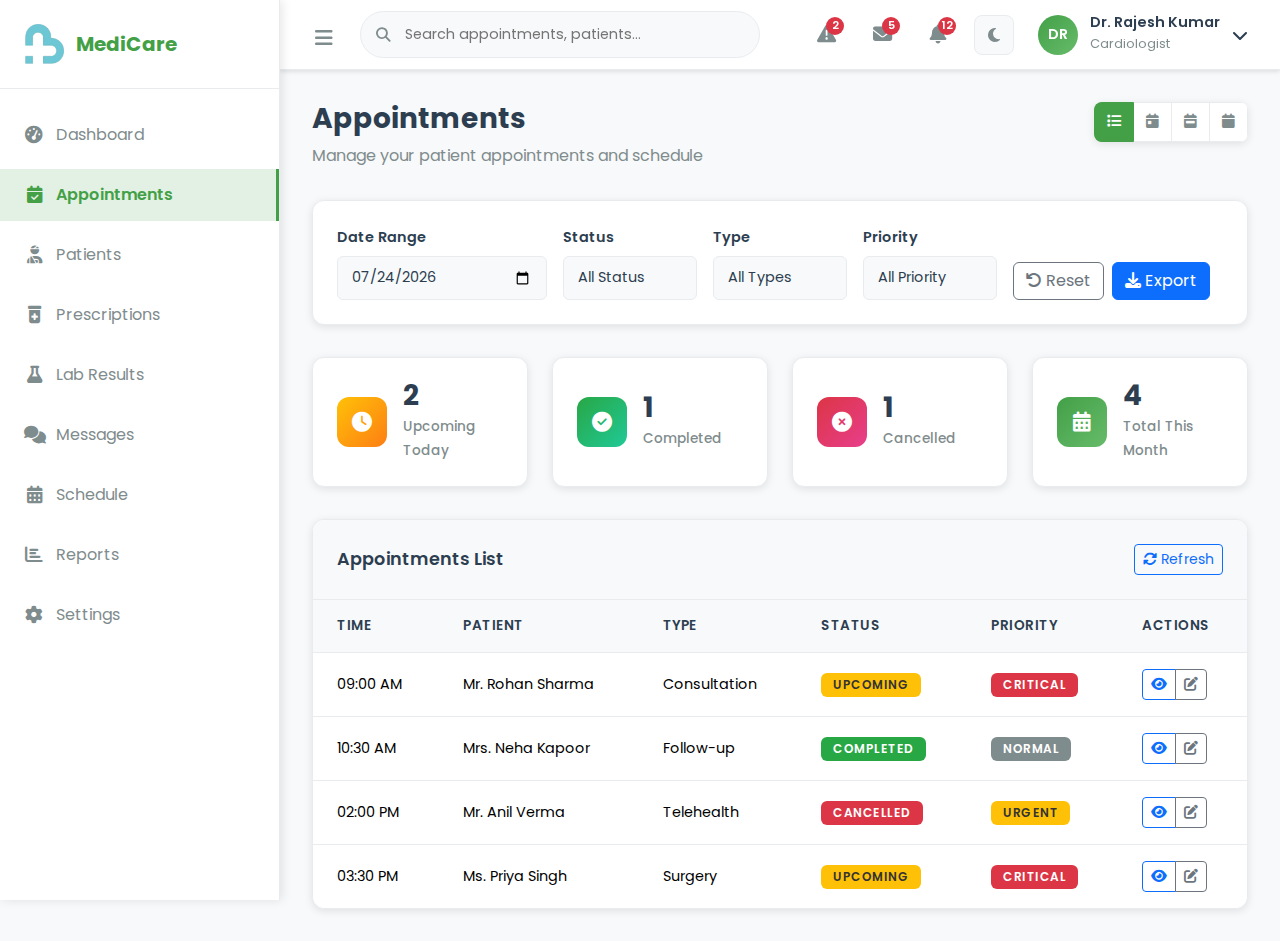
<file: html/appointment.html>
<!DOCTYPE html>
<html lang="en">
<head>
    <meta charset="UTF-8">
    <meta name="viewport" content="width=device-width, initial-scale=1.0">
    <title>Appointments - MediCare Doctor Dashboard</title>
    
    <!-- CSS Files -->
    <link href="https://cdn.jsdelivr.net/npm/bootstrap@5.3.0/dist/css/bootstrap.min.css" rel="stylesheet">
    <link href="https://cdnjs.cloudflare.com/ajax/libs/font-awesome/6.4.0/css/all.min.css" rel="stylesheet">
    <link href="https://fonts.googleapis.com/css2?family=Poppins:wght@300;400;500;600;700&display=swap" rel="stylesheet">
    <link rel="stylesheet" href="../css/appointments.css">
    
    <!-- SEO Meta Tags -->
    <meta name="description" content="MediCare Doctor Dashboard - Appointments Management">
    <meta name="keywords" content="doctor appointments, medical scheduling, patient management">
    <meta name="author" content="MediCare Team">
    <meta name="robots" content="noindex, nofollow">
    <meta name="theme-color" content="#43a047">
</head>
<body>
    <!-- Sidebar -->
    <aside class="sidebar" id="sidebar">
        <div class="sidebar-header">
            <div class="logo">
                <img src="../img/logo-nobg.png" alt="MediCare">
            </div>
            <span class="brand-text">MediCare</span>
        </div>
        
        <nav class="sidebar-nav">
            <ul class="nav flex-column">
                <li class="nav-item">
                    <a class="nav-link" href="doctor-dashboard.html" data-page="dashboard">
                        <i class="fas fa-tachometer-alt"></i>
                        <span>Dashboard</span>
                    </a>
                </li>
                <li class="nav-item">
                    <a class="nav-link active" href="appointments.html" data-page="appointments">
                        <i class="fas fa-calendar-check"></i>
                        <span>Appointments</span>
                    </a>
                </li>
                <li class="nav-item">
                    <a class="nav-link" href="patient-page.html" data-page="patients">
                        <i class="fas fa-user-injured"></i>
                        <span>Patients</span>
                    </a>
                </li>
                <li class="nav-item">
                    <a class="nav-link" href="prescriptions.html" data-page="prescriptions">
                        <i class="fas fa-prescription-bottle-alt"></i>
                        <span>Prescriptions</span>
                    </a>
                </li>
                <li class="nav-item">
                    <a class="nav-link" href="lab-results.html" data-page="lab-results">
                        <i class="fas fa-flask"></i>
                        <span>Lab Results</span>
                    </a>
                </li>
                <li class="nav-item">
                    <a class="nav-link" href="#messages" data-page="messages">
                        <i class="fas fa-comments"></i>
                        <span>Messages</span>
                    </a>
                </li>
                <li class="nav-item">
                    <a class="nav-link" href="#schedule" data-page="schedule">
                        <i class="fas fa-calendar-alt"></i>
                        <span>Schedule</span>
                    </a>
                </li>
                <li class="nav-item">
                    <a class="nav-link" href="#reports" data-page="reports">
                        <i class="fas fa-chart-bar"></i>
                        <span>Reports</span>
                    </a>
                </li>
                <li class="nav-item">
                    <a class="nav-link" href="#settings" data-page="settings">
                        <i class="fas fa-cog"></i>
                        <span>Settings</span>
                    </a>
                </li>
            </ul>
        </nav>
    </aside>

    <!-- Mobile Sidebar Backdrop -->
    <div class="sidebar-backdrop" id="sidebarBackdrop"></div>

    <!-- Main Content -->
    <main class="main-content">
        <!-- Top Navigation -->
        <nav class="top-nav">
            <div class="nav-left">
                <button class="sidebar-toggle" id="sidebarToggle">
                    <i class="fas fa-bars"></i>
                </button>
                
                <div class="search-bar">
                    <i class="fas fa-search"></i>
                    <input type="text" placeholder="Search appointments, patients..." id="globalSearch">
                </div>
            </div>
            
            <div class="nav-right">
                <button class="nav-item-btn" title="Emergency Alerts" id="emergencyBtn">
                    <i class="fas fa-exclamation-triangle"></i>
                    <span class="notification-badge">2</span>
                </button>
                
                <button class="nav-item-btn" title="Messages" id="messagesBtn">
                    <i class="fas fa-envelope"></i>
                    <span class="notification-badge">5</span>
                </button>
                
                <button class="nav-item-btn" title="Notifications" id="notificationsBtn">
                    <i class="fas fa-bell"></i>
                    <span class="notification-badge">12</span>
                </button>
                
                <button class="theme-toggle" id="themeToggle" title="Toggle Dark Mode">
                    <i class="fas fa-moon" id="themeIcon"></i>
                </button>
                
                <div class="dropdown">
                    <div class="user-profile" data-bs-toggle="dropdown">
                        <div class="user-avatar">DR</div>
                        <div class="user-info">
                            <h6>Dr. Rajesh Kumar</h6>
                            <span>Cardiologist</span>
                        </div>
                        <i class="fas fa-chevron-down"></i>
                    </div>
                    <ul class="dropdown-menu dropdown-menu-end">
                        <li><a class="dropdown-item" href="doctor-profile.html"><i class="fas fa-user"></i>My Profile</a></li>
                        <li><a class="dropdown-item" href="#account"><i class="fas fa-user-cog"></i>Account Settings</a></li>
                        <li><a class="dropdown-item" href="#help"><i class="fas fa-question-circle"></i>Help & Support</a></li>
                        <li><hr class="dropdown-divider"></li>
                        <li><a class="dropdown-item" href="doctor-login.html" id="logoutBtn"><i class="fas fa-sign-out-alt"></i>Logout</a></li>
                    </ul>
                </div>
            </div>
        </nav>

        <!-- Appointments Content -->
        <div class="appointments-content">
            <!-- Page Header -->
            <div class="page-header">
                <div class="header-left">
                    <h1 class="page-title">Appointments</h1>
                    <p class="page-subtitle">Manage your patient appointments and schedule</p>
                </div>
                <div class="header-right">
                    <div class="view-controls">
                        <div class="btn-group" role="group">
                            <button type="button" class="btn btn-outline-primary active" data-view="list" title="List View">
                                <i class="fas fa-list"></i>
                            </button>
                            <button type="button" class="btn btn-outline-primary" data-view="day" title="Day View">
                                <i class="fas fa-calendar-day"></i>
                            </button>
                            <button type="button" class="btn btn-outline-primary" data-view="week" title="Week View">
                                <i class="fas fa-calendar-week"></i>
                            </button>
                            <button type="button" class="btn btn-outline-primary" data-view="month" title="Month View">
                                <i class="fas fa-calendar"></i>
                            </button>
                        </div>
                    </div>
                </div>
            </div>

            <!-- Filters and Controls -->
            <div class="filters-section">
                <div class="row g-3 align-items-end">
                    <div class="col-md-3">
                        <label class="form-label">Date Range</label>
                        <input type="date" class="form-control" id="dateFilter" value="">
                    </div>
                    <div class="col-md-2">
                        <label class="form-label">Status</label>
                        <select class="form-select" id="statusFilter">
                            <option value="">All Status</option>
                            <option value="upcoming">Upcoming</option>
                            <option value="completed">Completed</option>
                            <option value="cancelled">Cancelled</option>
                            <option value="missed">Missed</option>
                        </select>
                    </div>
                    <div class="col-md-2">
                        <label class="form-label">Type</label>
                        <select class="form-select" id="typeFilter">
                            <option value="">All Types</option>
                            <option value="consultation">Consultation</option>
                            <option value="follow-up">Follow-up</option>
                            <option value="surgery">Surgery</option>
                            <option value="telehealth">Telehealth</option>
                        </select>
                    </div>
                    <div class="col-md-2">
                        <label class="form-label">Priority</label>
                        <select class="form-select" id="priorityFilter">
                            <option value="">All Priority</option>
                            <option value="critical">Critical</option>
                            <option value="urgent">Urgent</option>
                            <option value="normal">Normal</option>
                        </select>
                    </div>
                    <div class="col-md-3">
                        <div class="d-flex gap-2">
                            <button class="btn btn-outline-secondary" id="resetFilters">
                                <i class="fas fa-undo"></i> Reset
                            </button>
                            <button class="btn btn-primary" id="exportBtn">
                                <i class="fas fa-download"></i> Export
                            </button>
                        </div>
                    </div>
                </div>
            </div>

            <!-- Stats Cards -->
            <div class="stats-row">
                <div class="stat-card">
                    <div class="stat-icon upcoming">
                        <i class="fas fa-clock"></i>
                    </div>
                    <div class="stat-details">
                        <h3 id="upcomingCount">8</h3>
                        <span>Upcoming Today</span>
                    </div>
                </div>
                <div class="stat-card">
                    <div class="stat-icon completed">
                        <i class="fas fa-check-circle"></i>
                    </div>
                    <div class="stat-details">
                        <h3 id="completedCount">15</h3>
                        <span>Completed</span>
                    </div>
                </div>
                <div class="stat-card">
                    <div class="stat-icon cancelled">
                        <i class="fas fa-times-circle"></i>
                    </div>
                    <div class="stat-details">
                        <h3 id="cancelledCount">2</h3>
                        <span>Cancelled</span>
                    </div>
                </div>
                <div class="stat-card">
                    <div class="stat-icon total">
                        <i class="fas fa-calendar-alt"></i>
                    </div>
                    <div class="stat-details">
                        <h3 id="totalCount">247</h3>
                        <span>Total This Month</span>
                    </div>
                </div>
            </div>

            <!-- Appointments Content Views -->
            <div class="appointments-container">
                <!-- List View -->
                <div class="view-container active" id="listView">
                    <div class="content-card">
                        <div class="card-header">
                            <h5>Appointments List</h5>
                            <div class="header-actions">
                                <button class="btn btn-sm btn-outline-primary" id="refreshBtn">
                                    <i class="fas fa-sync-alt"></i> Refresh
                                </button>
                            </div>
                        </div>
                        <div class="card-body">
                            <div class="table-responsive">
                                <table class="table appointments-table" id="appointmentsTable">
                                    <thead>
                                        <tr>
                                            <th>Time</th>
                                            <th>Patient</th>
                                            <th>Type</th>
                                            <th>Status</th>
                                            <th>Priority</th>
                                            <th>Actions</th>
                                        </tr>
                                    </thead>
                                    <tbody id="appointmentsTableBody">
                                        <tr>
                                            <td>09:00 AM</td>
                                            <td>Mr. Rohan Sharma</td>
                                            <td>Consultation</td>
                                            <td><span class="badge bg-warning">Upcoming</span></td>
                                            <td><span class="badge bg-danger">Critical</span></td>
                                            <td>
                                                <button class="btn btn-sm btn-outline-primary">View</button>
                                                <button class="btn btn-sm btn-outline-secondary">Edit</button>
                                            </td>
                                        </tr>
                                        <tr>
                                            <td>10:30 AM</td>
                                            <td>Mrs. Neha Kapoor</td>
                                            <td>Follow-up</td>
                                            <td><span class="badge bg-success">Completed</span></td>
                                            <td><span class="badge bg-secondary">Normal</span></td>
                                            <td>
                                                <button class="btn btn-sm btn-outline-primary">View</button>
                                                <button class="btn btn-sm btn-outline-secondary">Edit</button>
                                            </td>
                                        </tr>
                                        <tr>
                                            <td>02:00 PM</td>
                                            <td>Mr. Anil Verma</td>
                                            <td>Telehealth</td>
                                            <td><span class="badge bg-danger">Cancelled</span></td>
                                            <td><span class="badge bg-warning">Urgent</span></td>
                                            <td>
                                                <button class="btn btn-sm btn-outline-primary">View</button>
                                                <button class="btn btn-sm btn-outline-secondary">Edit</button>
                                            </td>
                                        </tr>

                                    </tbody>
                                </table>
                            </div>
                        </div>
                    </div>
                </div>

                <!-- Day View -->
                <div class="view-container" id="dayView">
                    <div class="content-card">
                        <div class="card-header">
                            <h5>Daily Schedule - <span id="selectedDate"></span></h5>
                            <div class="date-navigation">
                                <button class="btn btn-outline-primary btn-sm" id="prevDay">
                                    <i class="fas fa-chevron-left"></i>
                                </button>
                                <button class="btn btn-outline-primary btn-sm" id="todayBtn">Today</button>
                                <button class="btn btn-outline-primary btn-sm" id="nextDay">
                                    <i class="fas fa-chevron-right"></i>
                                </button>
                            </div>
                        </div>
                        <div class="card-body">
                            <div class="day-schedule" id="daySchedule">
                                <!-- Day schedule will be loaded here -->
                            </div>
                        </div>
                    </div>
                </div>

                <!-- Week View -->
                <div class="view-container" id="weekView">
                    <div class="content-card">
                        <div class="card-header">
                            <h5>Weekly Schedule</h5>
                            <div class="date-navigation">
                                <button class="btn btn-outline-primary btn-sm" id="prevWeek">
                                    <i class="fas fa-chevron-left"></i>
                                </button>
                                <button class="btn btn-outline-primary btn-sm" id="thisWeekBtn">This Week</button>
                                <button class="btn btn-outline-primary btn-sm" id="nextWeek">
                                    <i class="fas fa-chevron-right"></i>
                                </button>
                            </div>
                        </div>
                        <div class="card-body">
                            <div class="week-calendar" id="weekCalendar">
                                <!-- Week calendar will be loaded here -->
                            </div>
                        </div>
                    </div>
                </div>

                <!-- Month View -->
                <div class="view-container" id="monthView">
                    <div class="content-card">
                        <div class="card-header">
                            <h5>Monthly Calendar</h5>
                            <div class="date-navigation">
                                <button class="btn btn-outline-primary btn-sm" id="prevMonth">
                                    <i class="fas fa-chevron-left"></i>
                                </button>
                                <button class="btn btn-outline-primary btn-sm" id="thisMonthBtn">This Month</button>
                                <button class="btn btn-outline-primary btn-sm" id="nextMonth">
                                    <i class="fas fa-chevron-right"></i>
                                </button>
                            </div>
                        </div>
                        <div class="card-body">
                            <div class="month-calendar" id="monthCalendar">
                                <!-- Month calendar will be loaded here -->
                            </div>
                        </div>
                    </div>
                </div>
            </div>
        </div>
    </main>

    <!-- Patient Details Modal -->
    <div class="modal fade" id="patientDetailsModal" tabindex="-1">
        <div class="modal-dialog modal-lg">
            <div class="modal-content">
                <div class="modal-header">
                    <h5 class="modal-title">Patient Details</h5>
                    <button type="button" class="btn-close" data-bs-dismiss="modal"></button>
                </div>
                <div class="modal-body">
                    <div id="patientDetailsContent">
                        <!-- Patient details will be loaded here -->
                    </div>
                </div>
                <div class="modal-footer">
                    <button type="button" class="btn btn-primary" id="viewFullProfile">View Full Profile</button>
                    <button type="button" class="btn btn-secondary" data-bs-dismiss="modal">Close</button>
                </div>
            </div>
        </div>
    </div>

    <!-- Appointment Actions Modal -->
    <div class="modal fade" id="appointmentActionsModal" tabindex="-1">
        <div class="modal-dialog">
            <div class="modal-content">
                <div class="modal-header">
                    <h5 class="modal-title">Appointment Actions</h5>
                    <button type="button" class="btn-close" data-bs-dismiss="modal"></button>
                </div>
                <div class="modal-body">
                    <div class="appointment-info mb-3" id="appointmentInfo">
                        <!-- Appointment info will be loaded here -->
                    </div>
                    <div class="action-buttons">
                        <button class="btn btn-success w-100 mb-2" id="markCompleted">
                            <i class="fas fa-check"></i> Mark as Completed
                        </button>
                        <button class="btn btn-warning w-100 mb-2" id="rescheduleAppointment">
                            <i class="fas fa-calendar-alt"></i> Reschedule
                        </button>
                        <button class="btn btn-danger w-100 mb-2" id="cancelAppointment">
                            <i class="fas fa-times"></i> Cancel Appointment
                        </button>
                        <button class="btn btn-info w-100 mb-2" id="addNotes">
                            <i class="fas fa-sticky-note"></i> Add Notes
                        </button>
                    </div>
                </div>
            </div>
        </div>
    </div>

    <!-- Delete Confirmation Modal -->
    <div class="modal fade" id="deleteModal" tabindex="-1">
        <div class="modal-dialog">
            <div class="modal-content">
                <div class="modal-header">
                    <h5 class="modal-title">Delete Appointment</h5>
                    <button type="button" class="btn-close" data-bs-dismiss="modal"></button>
                </div>
                <div class="modal-body">
                    <p>Are you sure you want to delete this appointment? This action cannot be undone.</p>
                    <div class="appointment-summary" id="deleteAppointmentSummary">
                        <!-- Appointment summary will be shown here -->
                    </div>
                </div>
                <div class="modal-footer">
                    <button type="button" class="btn btn-secondary" data-bs-dismiss="modal">Cancel</button>
                    <button type="button" class="btn btn-danger" id="confirmDelete">Delete Appointment</button>
                </div>
            </div>
        </div>
    </div>

    <!-- Loading Overlay -->
    <div class="loading-overlay" id="loadingOverlay">
        <div class="loading-spinner">
            <div class="spinner-border text-primary" role="status">
                <span class="visually-hidden">Loading...</span>
            </div>
            <p class="loading-text">Loading appointments...</p>
        </div>
    </div>

    <!-- Scripts -->
    <script src="https://cdn.jsdelivr.net/npm/bootstrap@5.3.0/dist/js/bootstrap.bundle.min.js"></script>
    <script src="../js/appointments.js"></script>
</body>
</html>
</file>
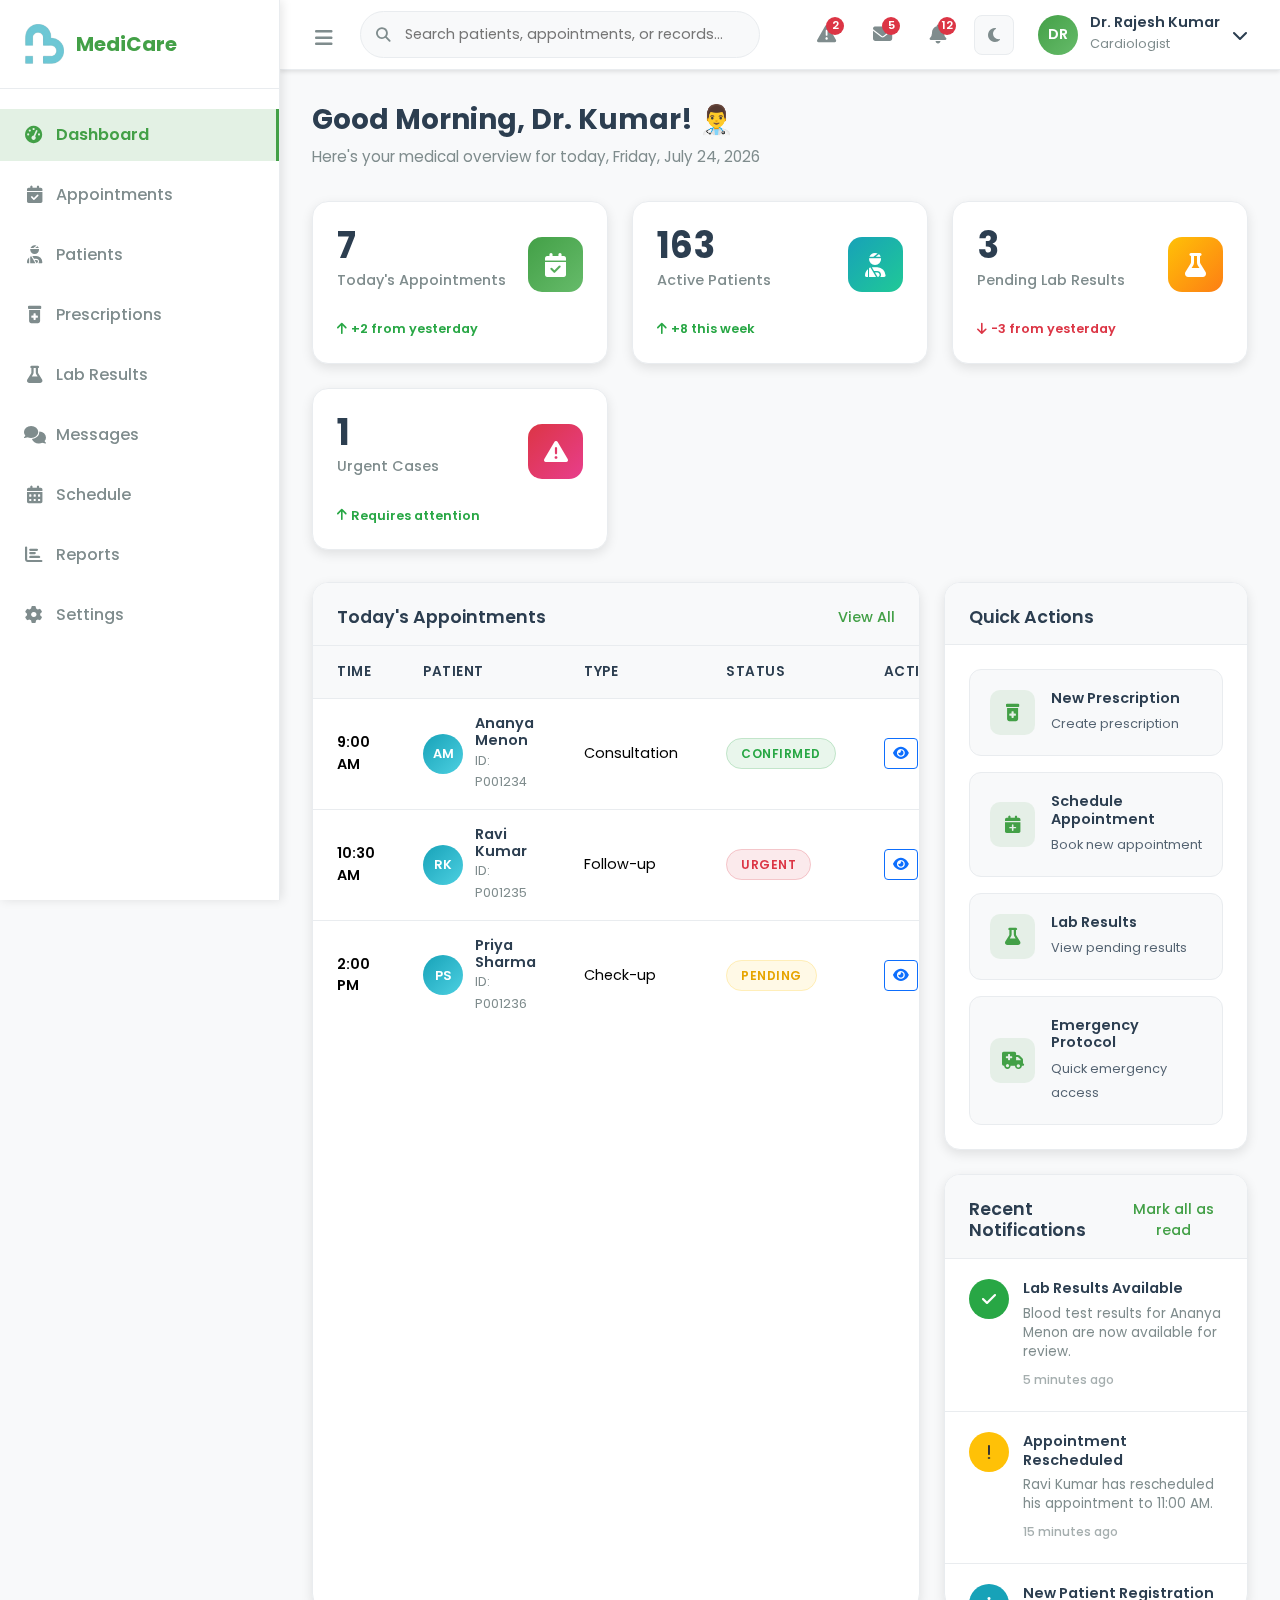
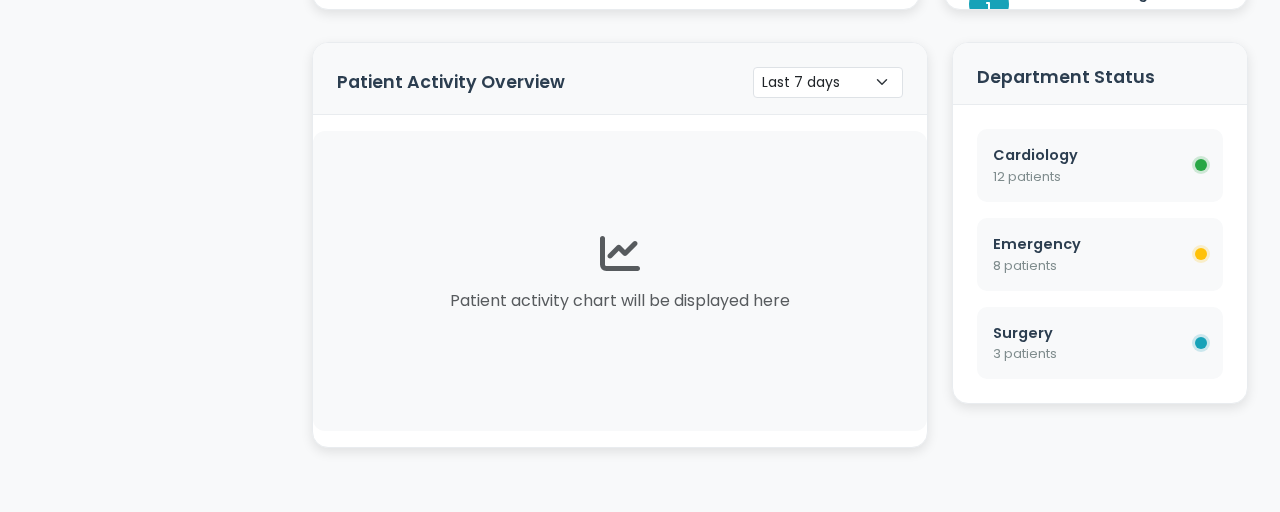
<file: html/doctor-dashboard.html>
<!DOCTYPE html>
<html lang="en">
<head>
    <meta charset="UTF-8">
    <meta name="viewport" content="width=device-width, initial-scale=1.0">
    <title>Doctor Dashboard - MediCare</title>
    
    <!-- CSS Files -->
    <link href="https://cdn.jsdelivr.net/npm/bootstrap@5.3.0/dist/css/bootstrap.min.css" rel="stylesheet">
    <link href="https://cdnjs.cloudflare.com/ajax/libs/font-awesome/6.4.0/css/all.min.css" rel="stylesheet">
    <link href="https://fonts.googleapis.com/css2?family=Poppins:wght@300;400;500;600;700&display=swap" rel="stylesheet">
    <link rel="stylesheet" href="../css/doctor-dashboard.css">
    <link rel="stylesheet" href="../css/style.css">
    
    <!-- SEO Meta Tags -->
    <meta name="description" content="MediCare Doctor Dashboard - Professional medical management system">
    <meta name="keywords" content="doctor dashboard, medical management, patient records, appointments">
    <meta name="author" content="MediCare Team">
    <meta name="robots" content="noindex, nofollow">
    <meta name="theme-color" content="#43a047">
</head>
<body>
    <!-- Sidebar -->
    <aside class="sidebar" id="sidebar">
        <div class="sidebar-header">
            <div class="logo">
                <img src="../img/logo-nobg.png" alt="MediCare">
            </div>
            <span class="brand-text">MediCare</span>
        </div>
        
        <nav class="sidebar-nav">
            <ul class="nav flex-column">
                <li class="nav-item">
                    <a class="nav-link active" href="#dashboard" data-page="dashboard">
                        <i class="fas fa-tachometer-alt"></i>
                        <span>Dashboard</span>
                    </a>
                </li>
                <li class="nav-item">
                    <a class="nav-link" href="appointment.html" data-page="appointments">
                        <i class="fas fa-calendar-check"></i>
                        <span>Appointments</span>
                    </a>
                </li>
                <li class="nav-item">
                    <a class="nav-link" href="patient-page.html" data-page="patients">
                        <i class="fas fa-user-injured"></i>
                        <span>Patients</span>
                    </a>
                </li>
                <li class="nav-item">
                    <a class="nav-link" href="prescriptions.html" data-page="prescriptions">
                        <i class="fas fa-prescription-bottle-alt"></i>
                        <span>Prescriptions</span>
                    </a>
                </li>
                <li class="nav-item">
                    <a class="nav-link" href="lab-results.html" data-page="lab-results">
                        <i class="fas fa-flask"></i>
                        <span>Lab Results</span>
                    </a>
                </li>
                <li class="nav-item">
                    <a class="nav-link" href="#messages" data-page="messages">
                        <i class="fas fa-comments"></i>
                        <span>Messages</span>
                    </a>
                </li>
                <li class="nav-item">
                    <a class="nav-link" href="#schedule" data-page="schedule">
                        <i class="fas fa-calendar-alt"></i>
                        <span>Schedule</span>
                    </a>
                </li>
                <li class="nav-item">
                    <a class="nav-link" href="#reports" data-page="reports">
                        <i class="fas fa-chart-bar"></i>
                        <span>Reports</span>
                    </a>
                </li>
                <li class="nav-item">
                    <a class="nav-link" href="#settings" data-page="settings">
                        <i class="fas fa-cog"></i>
                        <span>Settings</span>
                    </a>
                </li>
            </ul>
        </nav>
    </aside>

    <!-- Mobile Sidebar Backdrop -->
    <div class="sidebar-backdrop" id="sidebarBackdrop"></div>

    <!-- Main Content -->
    <main class="main-content">
        <!-- Top Navigation -->
        <nav class="top-nav">
            <div class="nav-left">
                <button class="sidebar-toggle" id="sidebarToggle">
                    <i class="fas fa-bars"></i>
                </button>
                
                <div class="search-bar">
                    <i class="fas fa-search"></i>
                    <input type="text" placeholder="Search patients, appointments, or records..." id="globalSearch">
                </div>
            </div>
            
            <div class="nav-right">
                <button class="nav-item-btn" title="Emergency Alerts" id="emergencyBtn">
                    <i class="fas fa-exclamation-triangle"></i>
                    <span class="notification-badge">2</span>
                </button>
                
                <button class="nav-item-btn" title="Messages" id="messagesBtn">
                    <i class="fas fa-envelope"></i>
                    <span class="notification-badge">5</span>
                </button>
                
                <button class="nav-item-btn" title="Notifications" id="notificationsBtn">
                    <i class="fas fa-bell"></i>
                    <span class="notification-badge">12</span>
                </button>
                
                <button class="theme-toggle" id="themeToggle" title="Toggle Dark Mode">
                    <i class="fas fa-moon" id="themeIcon"></i>
                </button>
                
                <div class="dropdown">
                    <div class="user-profile" data-bs-toggle="dropdown">
                        <div class="user-avatar">DR</div>
                        <div class="user-info">
                            <h6>Dr. Rajesh Kumar</h6>
                            <span>Cardiologist</span>
                        </div>
                        <i class="fas fa-chevron-down"></i>
                    </div>
                    <ul class="dropdown-menu dropdown-menu-end">
                        <li><a class="dropdown-item" href="doctor-profile.html"><i class="fas fa-user"></i>My Profile</a></li>
                        <li><a class="dropdown-item" href="#account"><i class="fas fa-user-cog"></i>Account Settings</a></li>
                        <li><a class="dropdown-item" href="#help"><i class="fas fa-question-circle"></i>Help & Support</a></li>
                        <li><hr class="dropdown-divider"></li>
                        <li><a class="dropdown-item" href="doctor-login.html" id="logoutBtn"><i class="fas fa-sign-out-alt"></i>Logout</a></li>
                    </ul>
                </div>
            </div>
        </nav>

        <!-- Dashboard Content -->
        <div class="dashboard-content fade-in" id="mainContent">
            <!-- Welcome Header -->
            <div class="page-header">
                <h1 class="page-title">Good <span id="greetingTime">Morning</span>, Dr. Kumar! 👨‍⚕️</h1>
                <p class="page-subtitle">Here's your medical overview for today, <span id="currentDate"></span></p>
            </div>

            <!-- Stats Cards -->
            <div class="stats-grid">
                <div class="stat-card">
                    <div class="stat-header">
                        <div>
                            <div class="stat-number" id="todayAppointments">12</div>
                            <div class="stat-label">Today's Appointments</div>
                        </div>
                        <div class="stat-icon appointments">
                            <i class="fas fa-calendar-check"></i>
                        </div>
                    </div>
                    <div class="stat-change positive">
                        <i class="fas fa-arrow-up"></i>
                        <span>+2 from yesterday</span>
                    </div>
                </div>

                <div class="stat-card">
                    <div class="stat-header">
                        <div>
                            <div class="stat-number" id="activePatients">247</div>
                            <div class="stat-label">Active Patients</div>
                        </div>
                        <div class="stat-icon patients">
                            <i class="fas fa-user-injured"></i>
                        </div>
                    </div>
                    <div class="stat-change positive">
                        <i class="fas fa-arrow-up"></i>
                        <span>+8 this week</span>
                    </div>
                </div>

                <div class="stat-card">
                    <div class="stat-header">
                        <div>
                            <div class="stat-number" id="pendingResults">5</div>
                            <div class="stat-label">Pending Lab Results</div>
                        </div>
                        <div class="stat-icon pending">
                            <i class="fas fa-flask"></i>
                        </div>
                    </div>
                    <div class="stat-change negative">
                        <i class="fas fa-arrow-down"></i>
                        <span>-3 from yesterday</span>
                    </div>
                </div>

                <div class="stat-card">
                    <div class="stat-header">
                        <div>
                            <div class="stat-number" id="urgentCases">3</div>
                            <div class="stat-label">Urgent Cases</div>
                        </div>
                        <div class="stat-icon urgent">
                            <i class="fas fa-exclamation-triangle"></i>
                        </div>
                    </div>
                    <div class="stat-change positive">
                        <i class="fas fa-arrow-up"></i>
                        <span>Requires attention</span>
                    </div>
                </div>
            </div>

            <!-- Content Grid -->
            <div class="content-grid">
                <!-- Today's Appointments -->
                <div class="content-card">
                    <div class="content-card-header">
                        <h5 class="content-card-title">Today's Appointments</h5>
                        <a href="appointment.html" class="view-all-btn">View All</a>
                    </div>
                    <div class="content-card-body">
                        <div class="table-responsive">
                            <table class="appointments-table table">
                                <thead>
                                    <tr>
                                        <th>Time</th>
                                        <th>Patient</th>
                                        <th>Type</th>
                                        <th>Status</th>
                                        <th>Action</th>
                                    </tr>
                                </thead>
                                <tbody id="appointmentsTableBody">
                                    <tr>
                                        <td class="appointment-time">9:00 AM</td>
                                        <td>
                                            <div class="patient-info">
                                                <div class="patient-avatar">AM</div>
                                                <div class="patient-details">
                                                    <h6>Ananya Menon</h6>
                                                    <span>ID: P001234</span>
                                                </div>
                                            </div>
                                        </td>
                                        <td>Consultation</td>
                                        <td><span class="status-badge confirmed">Confirmed</span></td>
                                        <td>
                                            <button class="btn btn-sm btn-outline-primary">
                                                <i class="fas fa-eye"></i>
                                            </button>
                                        </td>
                                    </tr>
                                    <tr>
                                        <td class="appointment-time">10:30 AM</td>
                                        <td>
                                            <div class="patient-info">
                                                <div class="patient-avatar">RK</div>
                                                <div class="patient-details">
                                                    <h6>Ravi Kumar</h6>
                                                    <span>ID: P001235</span>
                                                </div>
                                            </div>
                                        </td>
                                        <td>Follow-up</td>
                                        <td><span class="status-badge urgent">Urgent</span></td>
                                        <td>
                                            <button class="btn btn-sm btn-outline-primary">
                                                <i class="fas fa-eye"></i>
                                            </button>
                                        </td>
                                    </tr>
                                    <tr>
                                        <td class="appointment-time">2:00 PM</td>
                                        <td>
                                            <div class="patient-info">
                                                <div class="patient-avatar">PS</div>
                                                <div class="patient-details">
                                                    <h6>Priya Sharma</h6>
                                                    <span>ID: P001236</span>
                                                </div>
                                            </div>
                                        </td>
                                        <td>Check-up</td>
                                        <td><span class="status-badge pending">Pending</span></td>
                                        <td>
                                            <button class="btn btn-sm btn-outline-primary">
                                                <i class="fas fa-eye"></i>
                                            </button>
                                        </td>
                                    </tr>
                                </tbody>
                            </table>
                        </div>
                    </div>
                </div>

                <!-- Quick Actions & Notifications -->
                <div class="sidebar-content">
                    <!-- Quick Actions -->
                    <div class="content-card">
                        <div class="content-card-header">
                            <h5 class="content-card-title">Quick Actions</h5>
                        </div>
                        <div class="content-card-body">
                            <div class="quick-actions">
                                <button class="quick-action-btn" onclick="openNewPrescription()">
                                    <div class="quick-action-icon">
                                        <i class="fas fa-prescription-bottle-alt"></i>
                                    </div>
                                    <div class="action-details">
                                        <h6>New Prescription</h6>
                                        <span>Create prescription</span>
                                    </div>
                                </button>
                                
                                <button class="quick-action-btn" onclick="scheduleAppointment()">
                                    <div class="quick-action-icon">
                                        <i class="fas fa-calendar-plus"></i>
                                    </div>
                                    <div class="action-details">
                                        <h6>Schedule Appointment</h6>
                                        <span>Book new appointment</span>
                                    </div>
                                </button>
                                
                                <button class="quick-action-btn" onclick="viewLabResults()">
                                    <div class="quick-action-icon">
                                        <i class="fas fa-flask"></i>
                                    </div>
                                    <div class="action-details">
                                        <h6>Lab Results</h6>
                                        <span>View pending results</span>
                                    </div>
                                </button>
                                
                                <button class="quick-action-btn" onclick="emergencyProtocol()">
                                    <div class="quick-action-icon">
                                        <i class="fas fa-ambulance"></i>
                                    </div>
                                    <div class="action-details">
                                        <h6>Emergency Protocol</h6>
                                        <span>Quick emergency access</span>
                                    </div>
                                </button>
                            </div>
                        </div>
                    </div>

                    <!-- Recent Notifications -->
                    <div class="content-card">
                        <div class="content-card-header">
                            <h5 class="content-card-title">Recent Notifications</h5>
                            <button class="mark-all-read-btn" onclick="markAllAsRead()">Mark all as read</button>
                        </div>
                        <div class="content-card-body">
                            <div class="notifications-list" id="notificationsList">
                                <div class="notification-item">
                                    <div class="notification-icon success">
                                        <i class="fas fa-check"></i>
                                    </div>
                                    <div class="notification-content">
                                        <h6>Lab Results Available</h6>
                                        <p>Blood test results for Ananya Menon are now available for review.</p>
                                        <span class="notification-time">5 minutes ago</span>
                                    </div>
                                </div>
                                
                                <div class="notification-item">
                                    <div class="notification-icon warning">
                                        <i class="fas fa-exclamation"></i>
                                    </div>
                                    <div class="notification-content">
                                        <h6>Appointment Rescheduled</h6>
                                        <p>Ravi Kumar has rescheduled his appointment to 11:00 AM.</p>
                                        <span class="notification-time">15 minutes ago</span>
                                    </div>
                                </div>
                                
                                <div class="notification-item">
                                    <div class="notification-icon info">
                                        <i class="fas fa-info"></i>
                                    </div>
                                    <div class="notification-content">
                                        <h6>New Patient Registration</h6>
                                        <p>A new patient has been registered and requires initial consultation.</p>
                                        <span class="notification-time">1 hour ago</span>
                                    </div>
                                </div>
                            </div>
                        </div>
                    </div>
                </div>
            </div>

            <!-- Additional Dashboard Widgets -->
            <div class="dashboard-widgets">
                <div class="row g-4">
                    <div class="col-lg-8">
                        <div class="content-card">
                            <div class="content-card-header">
                                <h5 class="content-card-title">Patient Activity Overview</h5>
                                <div class="chart-controls">
                                    <select class="form-select form-select-sm">
                                        <option>Last 7 days</option>
                                        <option>Last 30 days</option>
                                        <option>Last 3 months</option>
                                    </select>
                                </div>
                            </div>
                            <div class="content-card-body">
                                <div class="chart-placeholder">
                                    <i class="fas fa-chart-line fs-1 text-muted"></i>
                                    <p class="text-muted mt-3">Patient activity chart will be displayed here</p>
                                </div>
                            </div>
                        </div>
                    </div>
                    
                    <div class="col-lg-4">
                        <div class="content-card">
                            <div class="content-card-header">
                                <h5 class="content-card-title">Department Status</h5>
                            </div>
                            <div class="content-card-body">
                                <div class="department-status">
                                    <div class="status-item">
                                        <div class="status-info">
                                            <span class="department-name">Cardiology</span>
                                            <span class="patient-count">12 patients</span>
                                        </div>
                                        <div class="status-indicator active"></div>
                                    </div>
                                    
                                    <div class="status-item">
                                        <div class="status-info">
                                            <span class="department-name">Emergency</span>
                                            <span class="patient-count">8 patients</span>
                                        </div>
                                        <div class="status-indicator busy"></div>
                                    </div>
                                    
                                    <div class="status-item">
                                        <div class="status-info">
                                            <span class="department-name">Surgery</span>
                                            <span class="patient-count">3 patients</span>
                                        </div>
                                        <div class="status-indicator normal"></div>
                                    </div>
                                </div>
                            </div>
                        </div>
                    </div>
                </div>
            </div>
        </div>
    </main>

    <!-- Loading Overlay -->
    <div class="loading-overlay" id="loadingOverlay">
        <div class="loading-spinner">
            <div class="spinner-border text-primary" role="status">
                <span class="visually-hidden">Loading...</span>
            </div>
            <p class="loading-text">Loading dashboard...</p>
        </div>
    </div>

    <!-- Scripts -->
    <script src="https://cdn.jsdelivr.net/npm/bootstrap@5.3.0/dist/js/bootstrap.bundle.min.js"></script>
    <script src="../js/doctor-dashboard.js"></script>
</body>
</html>
</file>
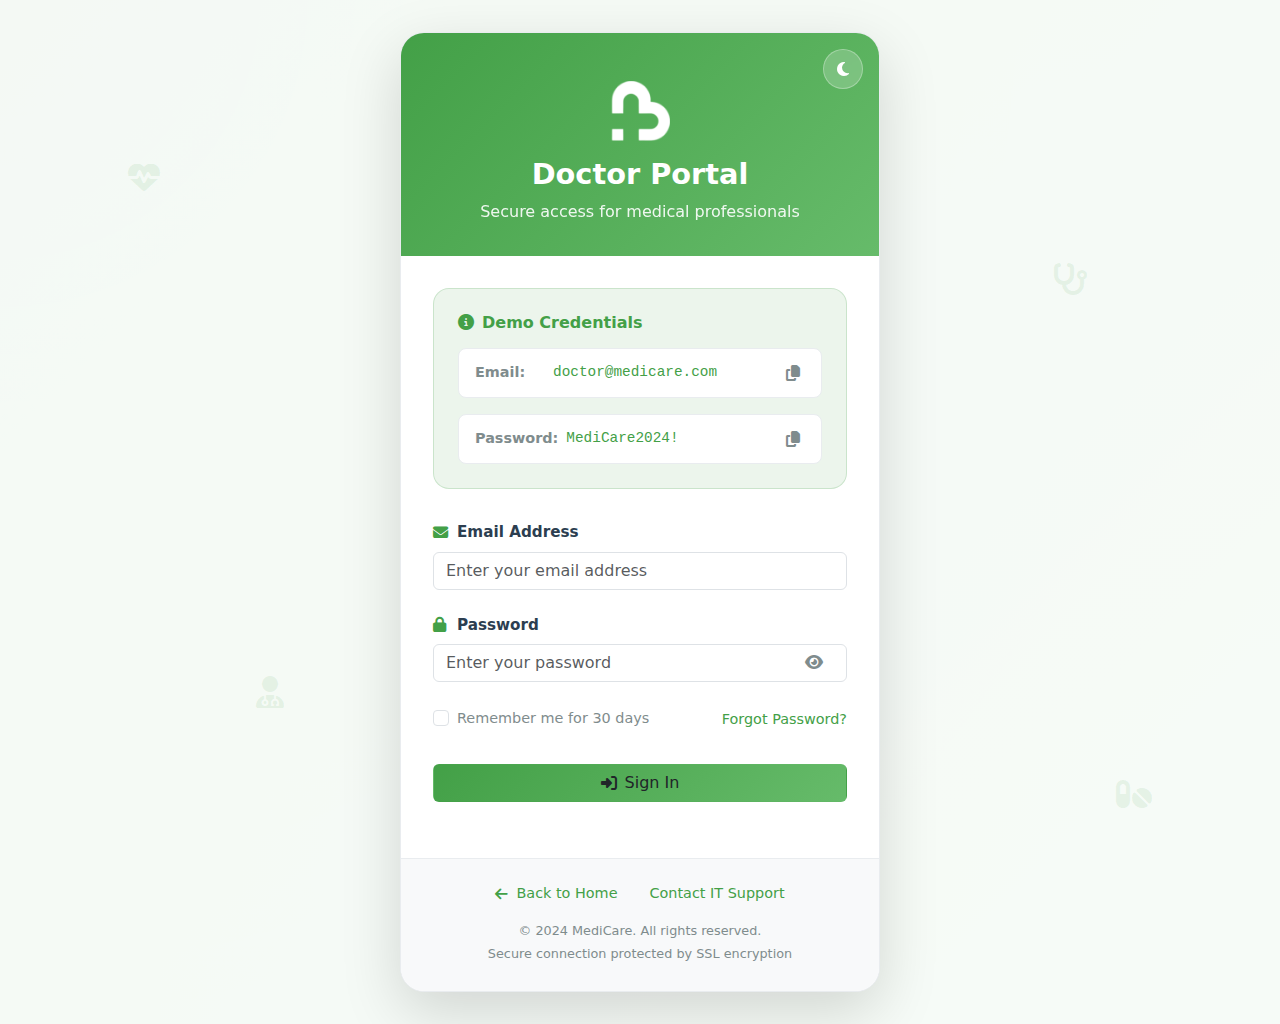
<file: html/doctor-login.html>
<!doctype html>
<html lang="en">
  <head>
    <meta charset="utf-8">
    <meta name="viewport" content="width=device-width, initial-scale=1">
    
    <!-- CSS Files -->
    <link rel="stylesheet" href="../css/doctor-login.css">
    <link href="https://cdn.jsdelivr.net/npm/bootstrap@5.3.0/dist/css/bootstrap.min.css" rel="stylesheet">
    <link href="https://cdnjs.cloudflare.com/ajax/libs/font-awesome/6.4.0/css/all.min.css" rel="stylesheet">
    <link href="https://fonts.googleapis.com/css2?family=Poppins:wght@300;400;500;600;700&display=swap" rel="stylesheet">
    
    <!-- SEO Meta Tags -->
    <meta name="description" content="MediCare Doctor Portal - Secure login for medical professionals">
    <meta name="keywords" content="doctor login, medical portal, healthcare professionals, secure access">
    <meta name="author" content="MediCare Team">
    <meta name="robots" content="noindex, nofollow">
    <meta name="theme-color" content="#43a047">

    <title>Doctor Login - MediCare</title>
  </head>

  <body>
    <!-- Login Container -->
    <div class="login-container">
      <!-- Background Pattern -->
      <div class="login-background"></div>
      
      <!-- Login Card -->
      <div class="login-card">
        <!-- Header -->
        <div class="login-header">
          <div class="login-logo">
            <img src="../img/logo-nobg.png" alt="MediCare Logo" width="60">
            <h2 class="login-title">Doctor Portal</h2>
            <p class="login-subtitle">Secure access for medical professionals</p>
          </div>
          
          <!-- Theme Toggle -->
          <div class="theme-toggle">
            <button class="theme-btn" id="themeToggle" title="Toggle Dark Mode">
              <i class="fas fa-moon" id="themeIcon"></i>
            </button>
          </div>
        </div>

        <!-- Demo Credentials -->
        <div class="demo-credentials">
          <h6><i class="fas fa-info-circle me-2"></i>Demo Credentials</h6>
          <div class="credentials-grid">
            <div class="credential-item">
              <label>Email:</label>
              <span>doctor@medicare.com</span>
              <button class="copy-btn" data-copy="doctor@medicare.com" title="Copy email">
                <i class="fas fa-copy"></i>
              </button>
            </div>
            <div class="credential-item">
              <label>Password:</label>
              <span>MediCare2024!</span>
              <button class="copy-btn" data-copy="MediCare2024!" title="Copy password">
                <i class="fas fa-copy"></i>
              </button>
            </div>
          </div>
        </div>

        <!-- Login Form -->
        <form id="doctorLoginForm" class="login-form" novalidate>
          <!-- Email Field -->
          <div class="form-group">
            <label for="doctorEmail" class="form-label">
              <i class="fas fa-envelope"></i>
              Email Address
            </label>
            <input type="email" 
                   class="form-control login-input" 
                   id="doctorEmail" 
                   placeholder="Enter your email address"
                   autocomplete="email"
                   required>
            <div class="invalid-feedback">
              Please enter a valid email address.
            </div>
          </div>

          <!-- Password Field -->
          <div class="form-group">
            <label for="doctorPassword" class="form-label">
              <i class="fas fa-lock"></i>
              Password
            </label>
            <div class="password-input-group">
              <input type="password" 
                     class="form-control login-input" 
                     id="doctorPassword" 
                     placeholder="Enter your password"
                     autocomplete="current-password"
                     required>
              <button type="button" class="password-toggle" id="togglePassword">
                <i class="fas fa-eye"></i>
              </button>
            </div>
            <div class="invalid-feedback">
              Password must be at least 8 characters long.
            </div>
          </div>

          <!-- Additional Options -->
          <div class="form-options">
            <div class="form-check">
              <input class="form-check-input" type="checkbox" id="rememberMe">
              <label class="form-check-label" for="rememberMe">
                Remember me for 30 days
              </label>
            </div>
            <a href="#" class="forgot-password">Forgot Password?</a>
          </div>

          <!-- Login Button -->
          <button type="submit" class="btn btn-login">
            <span class="login-btn-content">
              <i class="fas fa-sign-in-alt me-2"></i>
              <span class="login-btn-text">Sign In</span>
            </span>
            <span class="login-spinner d-none">
              <i class="fas fa-spinner fa-spin me-2"></i>
              Signing In...
            </span>
          </button>

          <!-- Success/Error Messages -->
          <div id="loginMessage" class="login-message d-none"></div>
        </form>

        <!-- Footer Links -->
        <div class="login-footer">
          <div class="footer-links">
            <a href="../index.html" class="footer-link">
              <i class="fas fa-arrow-left me-1"></i>Back to Home
            </a>
            <a href="#" class="footer-link">Contact IT Support</a>
          </div>
          <div class="footer-info">
            <p>&copy; 2024 MediCare. All rights reserved.</p>
            <p>Secure connection protected by SSL encryption</p>
          </div>
        </div>
      </div>

      <!-- Floating Medical Icons -->
      <div class="floating-icons">
        <div class="floating-icon icon-1">
          <i class="fas fa-heartbeat"></i>
        </div>
        <div class="floating-icon icon-2">
          <i class="fas fa-stethoscope"></i>
        </div>
        <div class="floating-icon icon-3">
          <i class="fas fa-user-md"></i>
        </div>
        <div class="floating-icon icon-4">
          <i class="fas fa-pills"></i>
        </div>
      </div>
    </div>

    <!-- Success Modal -->
    <div class="modal fade" id="successModal" tabindex="-1" aria-hidden="true">
      <div class="modal-dialog modal-dialog-centered">
        <div class="modal-content success-modal">
          <div class="modal-body text-center">
            <div class="success-icon">
              <i class="fas fa-check-circle"></i>
            </div>
            <h4>Welcome Back, Doctor!</h4>
            <p>Login successful. Redirecting to your dashboard...</p>
            <div class="progress mt-3">
              <div class="progress-bar" role="progressbar"></div>
            </div>
          </div>
        </div>
      </div>
    </div>

    <!-- Scripts -->
    <script src="https://cdn.jsdelivr.net/npm/bootstrap@5.3.0/dist/js/bootstrap.bundle.min.js"></script>
    <script src="../js/doctor-login.js"></script>
  </body>
</html>
</file>
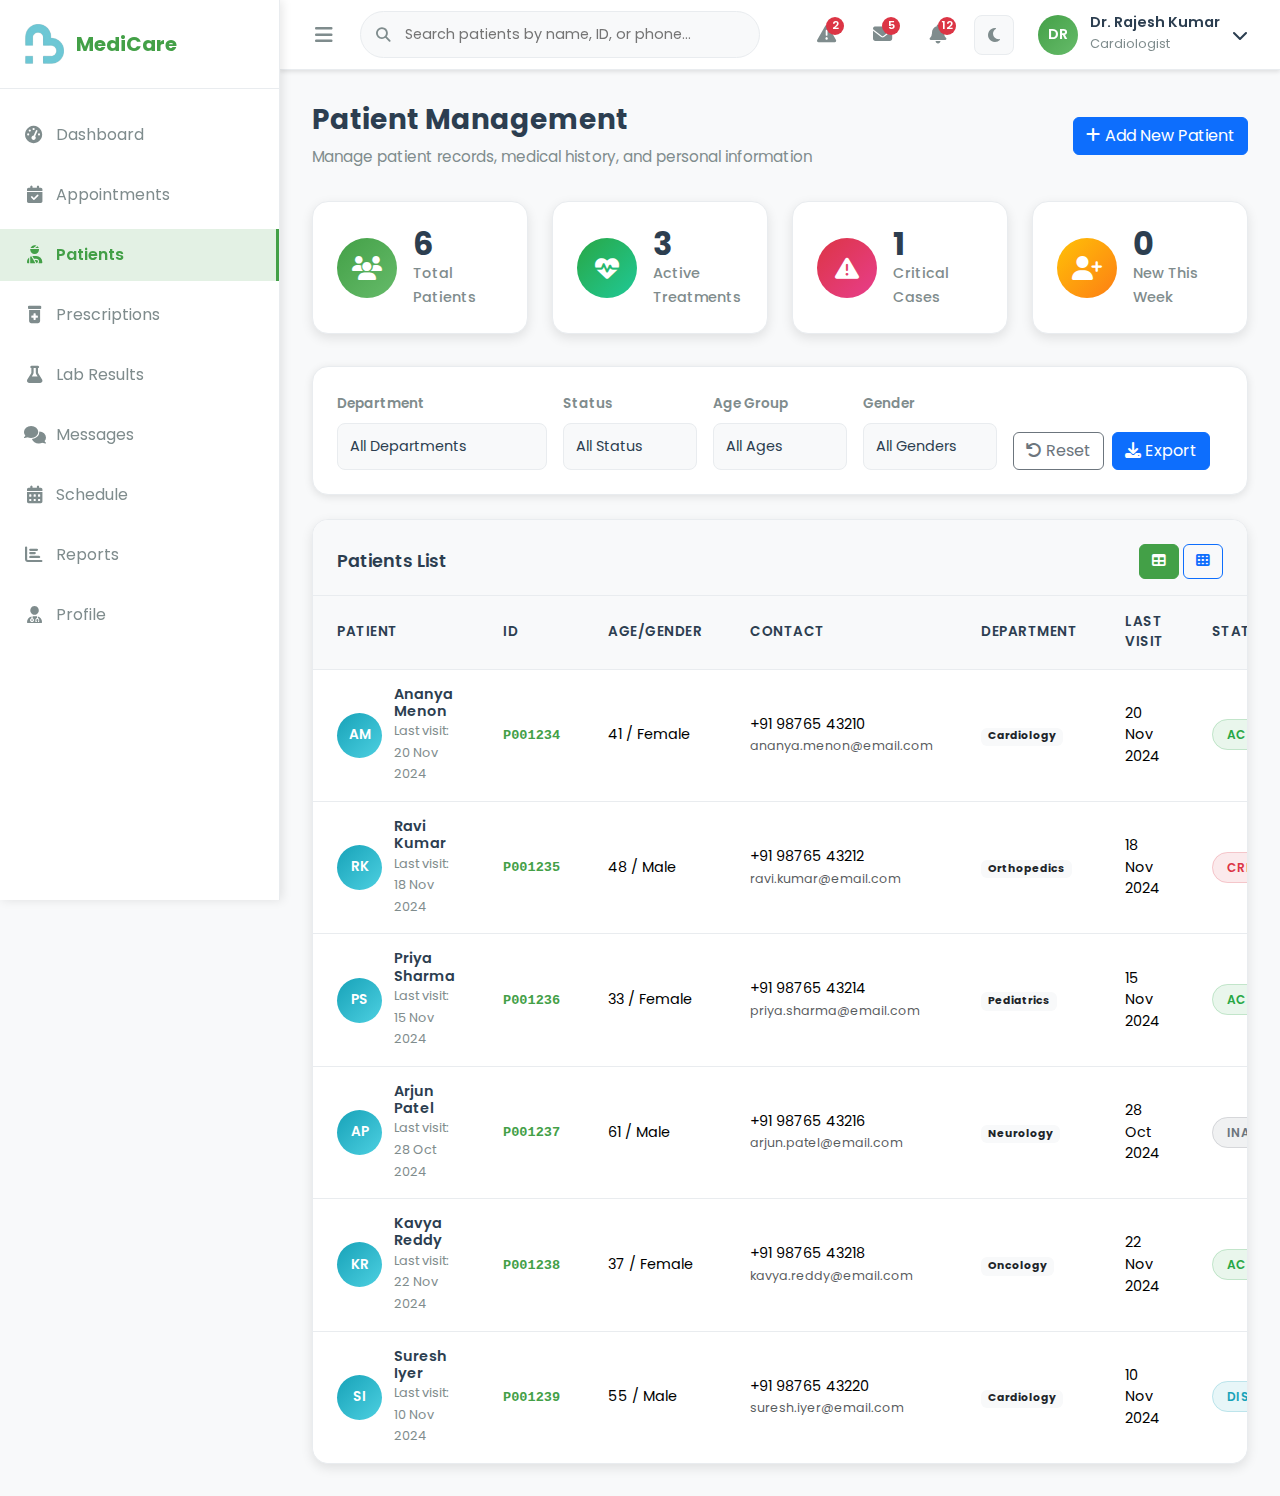
<file: html/patient-page.html>
<!DOCTYPE html>
<html lang="en">
<head>
    <meta charset="UTF-8">
    <meta name="viewport" content="width=device-width, initial-scale=1.0">
    <title>Patients - MediCare Doctor Dashboard</title>
    
    <!-- CSS Files -->
    <link href="https://cdn.jsdelivr.net/npm/bootstrap@5.3.0/dist/css/bootstrap.min.css" rel="stylesheet">
    <link href="https://cdnjs.cloudflare.com/ajax/libs/font-awesome/6.4.0/css/all.min.css" rel="stylesheet">
    <link href="https://fonts.googleapis.com/css2?family=Poppins:wght@300;400;500;600;700&display=swap" rel="stylesheet">
    <link rel="stylesheet" href="../css/patients.css">
    
    <!-- SEO Meta Tags -->
    <meta name="description" content="MediCare Doctor Dashboard - Patient Management System">
    <meta name="keywords" content="patient management, medical records, healthcare">
    <meta name="author" content="MediCare Team">
    <meta name="robots" content="noindex, nofollow">
    <meta name="theme-color" content="#43a047">
</head>
<body>
    <!-- Sidebar -->
    <aside class="sidebar" id="sidebar">
        <div class="sidebar-header">
            <div class="logo">
                <img src="../img/logo-nobg.png" alt="MediCare">
            </div>
            <span class="brand-text">MediCare</span>
        </div>
        
        <nav class="sidebar-nav">
            <ul class="nav flex-column">
                <li class="nav-item">
                    <a class="nav-link" href="doctor-dashboard.html">
                        <i class="fas fa-tachometer-alt"></i>
                        <span>Dashboard</span>
                    </a>
                </li>
                <li class="nav-item">
                    <a class="nav-link" href="appointment.html">
                        <i class="fas fa-calendar-check"></i>
                        <span>Appointments</span>
                    </a>
                </li>
                <li class="nav-item">
                    <a class="nav-link active" href="patient-page.html">
                        <i class="fas fa-user-injured"></i>
                        <span>Patients</span>
                    </a>
                </li>
                <li class="nav-item">
                    <a class="nav-link" href="prescriptions.html">
                        <i class="fas fa-prescription-bottle-alt"></i>
                        <span>Prescriptions</span>
                    </a>
                </li>
                <li class="nav-item">
                    <a class="nav-link" href="lab-results.html">
                        <i class="fas fa-flask"></i>
                        <span>Lab Results</span>
                    </a>
                </li>
                <li class="nav-item">
                    <a class="nav-link" href="#messages">
                        <i class="fas fa-comments"></i>
                        <span>Messages</span>
                    </a>
                </li>
                <li class="nav-item">
                    <a class="nav-link" href="#schedule">
                        <i class="fas fa-calendar-alt"></i>
                        <span>Schedule</span>
                    </a>
                </li>
                <li class="nav-item">
                    <a class="nav-link" href="#reports">
                        <i class="fas fa-chart-bar"></i>
                        <span>Reports</span>
                    </a>
                </li>
                <li class="nav-item">
                    <a class="nav-link" href="doctor-profile.html">
                        <i class="fas fa-user-md"></i>
                        <span>Profile</span>
                    </a>
                </li>
            </ul>
        </nav>
    </aside>

    <!-- Mobile Sidebar Backdrop -->
    <div class="sidebar-backdrop" id="sidebarBackdrop"></div>

    <!-- Main Content -->
    <main class="main-content">
        <!-- Top Navigation -->
        <nav class="top-nav">
            <div class="nav-left">
                <button class="sidebar-toggle" id="sidebarToggle">
                    <i class="fas fa-bars"></i>
                </button>
                
                <div class="search-bar">
                    <i class="fas fa-search"></i>
                    <input type="text" placeholder="Search patients by name, ID, or phone..." id="globalSearch">
                </div>
            </div>
            
            <div class="nav-right">
                <button class="nav-item-btn" title="Emergency Alerts" id="emergencyBtn">
                    <i class="fas fa-exclamation-triangle"></i>
                    <span class="notification-badge">2</span>
                </button>
                
                <button class="nav-item-btn" title="Messages" id="messagesBtn">
                    <i class="fas fa-envelope"></i>
                    <span class="notification-badge">5</span>
                </button>
                
                <button class="nav-item-btn" title="Notifications" id="notificationsBtn">
                    <i class="fas fa-bell"></i>
                    <span class="notification-badge">12</span>
                </button>
                
                <button class="theme-toggle" id="themeToggle" title="Toggle Dark Mode">
                    <i class="fas fa-moon" id="themeIcon"></i>
                </button>
                
                <div class="dropdown">
                    <div class="user-profile" data-bs-toggle="dropdown">
                        <div class="user-avatar">DR</div>
                        <div class="user-info">
                            <h6>Dr. Rajesh Kumar</h6>
                            <span>Cardiologist</span>
                        </div>
                        <i class="fas fa-chevron-down"></i>
                    </div>
                    <ul class="dropdown-menu dropdown-menu-end">
                        <li><a class="dropdown-item" href="doctor-profile.html"><i class="fas fa-user"></i>My Profile</a></li>
                        <li><a class="dropdown-item" href="#account"><i class="fas fa-user-cog"></i>Account Settings</a></li>
                        <li><a class="dropdown-item" href="#help"><i class="fas fa-question-circle"></i>Help & Support</a></li>
                        <li><hr class="dropdown-divider"></li>
                        <li><a class="dropdown-item" href="doctor-login.html"><i class="fas fa-sign-out-alt"></i>Logout</a></li>
                    </ul>
                </div>
            </div>
        </nav>

        <!-- Patients Content -->
        <div class="patients-content">
            <!-- Page Header -->
            <div class="page-header">
                <div class="header-left">
                    <h1 class="page-title">Patient Management</h1>
                    <p class="page-subtitle">Manage patient records, medical history, and personal information</p>
                </div>
                <div class="header-right">
                    <button class="btn btn-primary" id="addPatientBtn">
                        <i class="fas fa-plus"></i> Add New Patient
                    </button>
                </div>
            </div>

            <!-- Stats Cards -->
            <div class="stats-row">
                <div class="stat-card">
                    <div class="stat-icon total">
                        <i class="fas fa-users"></i>
                    </div>
                    <div class="stat-details">
                        <h3 id="totalPatients">247</h3>
                        <span>Total Patients</span>
                    </div>
                </div>
                <div class="stat-card">
                    <div class="stat-icon active">
                        <i class="fas fa-heartbeat"></i>
                    </div>
                    <div class="stat-details">
                        <h3 id="activePatients">89</h3>
                        <span>Active Treatments</span>
                    </div>
                </div>
                <div class="stat-card">
                    <div class="stat-icon critical">
                        <i class="fas fa-exclamation-triangle"></i>
                    </div>
                    <div class="stat-details">
                        <h3 id="criticalPatients">3</h3>
                        <span>Critical Cases</span>
                    </div>
                </div>
                <div class="stat-card">
                    <div class="stat-icon new">
                        <i class="fas fa-user-plus"></i>
                    </div>
                    <div class="stat-details">
                        <h3 id="newPatients">12</h3>
                        <span>New This Week</span>
                    </div>
                </div>
            </div>

            <!-- Filters Section -->
            <div class="filters-section">
                <div class="row g-3 align-items-end">
                    <div class="col-md-3">
                        <label class="form-label">Department</label>
                        <select class="form-select" id="departmentFilter">
                            <option value="">All Departments</option>
                            <option value="cardiology">Cardiology</option>
                            <option value="orthopedics">Orthopedics</option>
                            <option value="pediatrics">Pediatrics</option>
                            <option value="neurology">Neurology</option>
                            <option value="oncology">Oncology</option>
                        </select>
                    </div>
                    <div class="col-md-2">
                        <label class="form-label">Status</label>
                        <select class="form-select" id="statusFilter">
                            <option value="">All Status</option>
                            <option value="active">Active</option>
                            <option value="inactive">Inactive</option>
                            <option value="critical">Critical</option>
                            <option value="discharged">Discharged</option>
                        </select>
                    </div>
                    <div class="col-md-2">
                        <label class="form-label">Age Group</label>
                        <select class="form-select" id="ageFilter">
                            <option value="">All Ages</option>
                            <option value="0-18">Children (0-18)</option>
                            <option value="19-35">Young Adults (19-35)</option>
                            <option value="36-60">Adults (36-60)</option>
                            <option value="60+">Seniors (60+)</option>
                        </select>
                    </div>
                    <div class="col-md-2">
                        <label class="form-label">Gender</label>
                        <select class="form-select" id="genderFilter">
                            <option value="">All Genders</option>
                            <option value="male">Male</option>
                            <option value="female">Female</option>
                            <option value="other">Other</option>
                        </select>
                    </div>
                    <div class="col-md-3">
                        <div class="d-flex gap-2">
                            <button class="btn btn-outline-secondary" id="resetFilters">
                                <i class="fas fa-undo"></i> Reset
                            </button>
                            <button class="btn btn-primary" id="exportBtn">
                                <i class="fas fa-download"></i> Export
                            </button>
                        </div>
                    </div>
                </div>
            </div>

            <!-- Patients List -->
            <div class="patients-container">
                <div class="content-card">
                    <div class="card-header">
                        <h5>Patients List</h5>
                        <div class="header-actions">
                            <div class="view-toggle">
                                <button class="btn btn-sm btn-outline-primary active" data-view="table">
                                    <i class="fas fa-table"></i>
                                </button>
                                <button class="btn btn-sm btn-outline-primary" data-view="grid">
                                    <i class="fas fa-th"></i>
                                </button>
                            </div>
                        </div>
                    </div>
                    <div class="card-body">
                        <!-- Table View -->
                        <div class="table-view active" id="tableView">
                            <div class="table-responsive">
                                <table class="table patients-table" id="patientsTable">
                                    <thead>
                                        <tr>
                                            <th>Patient</th>
                                            <th>ID</th>
                                            <th>Age/Gender</th>
                                            <th>Contact</th>
                                            <th>Department</th>
                                            <th>Last Visit</th>
                                            <th>Status</th>
                                            <th>Actions</th>
                                        </tr>
                                    </thead>
                                    <tbody id="patientsTableBody">
                                        <!-- Patients data will be loaded here -->
                                    </tbody>
                                </table>
                            </div>
                        </div>

                        <!-- Grid View -->
                        <div class="grid-view" id="gridView">
                            <div class="patients-grid" id="patientsGrid">
                                <!-- Patient cards will be loaded here -->
                            </div>
                        </div>
                    </div>
                </div>
            </div>
        </div>
    </main>

    <!-- Add/Edit Patient Modal -->
    <div class="modal fade" id="patientModal" tabindex="-1">
        <div class="modal-dialog modal-lg">
            <div class="modal-content">
                <div class="modal-header">
                    <h5 class="modal-title" id="patientModalTitle">Add New Patient</h5>
                    <button type="button" class="btn-close" data-bs-dismiss="modal"></button>
                </div>
                <div class="modal-body">
                    <form id="patientForm">
                        <div class="row g-3">
                            <div class="col-md-6">
                                <label class="form-label">First Name *</label>
                                <input type="text" class="form-control" id="firstName" required>
                                <div class="invalid-feedback">Please provide a valid first name.</div>
                            </div>
                            <div class="col-md-6">
                                <label class="form-label">Last Name *</label>
                                <input type="text" class="form-control" id="lastName" required>
                                <div class="invalid-feedback">Please provide a valid last name.</div>
                            </div>
                            <div class="col-md-4">
                                <label class="form-label">Date of Birth *</label>
                                <input type="date" class="form-control" id="dateOfBirth" required>
                                <div class="invalid-feedback">Please provide a valid date of birth.</div>
                            </div>
                            <div class="col-md-4">
                                <label class="form-label">Gender *</label>
                                <select class="form-select" id="gender" required>
                                    <option value="">Select Gender</option>
                                    <option value="male">Male</option>
                                    <option value="female">Female</option>
                                    <option value="other">Other</option>
                                </select>
                                <div class="invalid-feedback">Please select a gender.</div>
                            </div>
                            <div class="col-md-4">
                                <label class="form-label">Blood Type</label>
                                <select class="form-select" id="bloodType">
                                    <option value="">Select Blood Type</option>
                                    <option value="A+">A+</option>
                                    <option value="A-">A-</option>
                                    <option value="B+">B+</option>
                                    <option value="B-">B-</option>
                                    <option value="AB+">AB+</option>
                                    <option value="AB-">AB-</option>
                                    <option value="O+">O+</option>
                                    <option value="O-">O-</option>
                                </select>
                            </div>
                            <div class="col-md-6">
                                <label class="form-label">Phone Number *</label>
                                <input type="tel" class="form-control" id="phone" required>
                                <div class="invalid-feedback">Please provide a valid phone number.</div>
                            </div>
                            <div class="col-md-6">
                                <label class="form-label">Email</label>
                                <input type="email" class="form-control" id="email">
                                <div class="invalid-feedback">Please provide a valid email address.</div>
                            </div>
                            <div class="col-12">
                                <label class="form-label">Address</label>
                                <textarea class="form-control" id="address" rows="2"></textarea>
                            </div>
                            <div class="col-md-6">
                                <label class="form-label">Emergency Contact Name</label>
                                <input type="text" class="form-control" id="emergencyContactName">
                            </div>
                            <div class="col-md-6">
                                <label class="form-label">Emergency Contact Phone</label>
                                <input type="tel" class="form-control" id="emergencyContactPhone">
                            </div>
                            <div class="col-12">
                                <label class="form-label">Allergies</label>
                                <textarea class="form-control" id="allergies" rows="2" placeholder="List any known allergies..."></textarea>
                            </div>
                            <div class="col-12">
                                <label class="form-label">Medical History</label>
                                <textarea class="form-control" id="medicalHistory" rows="3" placeholder="Brief medical history..."></textarea>
                            </div>
                        </div>
                    </form>
                </div>
                <div class="modal-footer">
                    <button type="button" class="btn btn-secondary" data-bs-dismiss="modal">Cancel</button>
                    <button type="button" class="btn btn-primary" id="savePatientBtn">Save Patient</button>
                </div>
            </div>
        </div>
    </div>

    <!-- Patient Details Modal -->
    <div class="modal fade" id="patientDetailsModal" tabindex="-1">
        <div class="modal-dialog modal-xl">
            <div class="modal-content">
                <div class="modal-header">
                    <h5 class="modal-title">Patient Details</h5>
                    <button type="button" class="btn-close" data-bs-dismiss="modal"></button>
                </div>
                <div class="modal-body">
                    <div id="patientDetailsContent">
                        <!-- Patient details will be loaded here -->
                    </div>
                </div>
                <div class="modal-footer">
                    <button type="button" class="btn btn-primary" id="editPatientBtn">Edit Patient</button>
                    <button type="button" class="btn btn-secondary" data-bs-dismiss="modal">Close</button>
                </div>
            </div>
        </div>
    </div>

    <!-- Delete Confirmation Modal -->
    <div class="modal fade" id="deleteModal" tabindex="-1">
        <div class="modal-dialog">
            <div class="modal-content">
                <div class="modal-header">
                    <h5 class="modal-title">Delete Patient</h5>
                    <button type="button" class="btn-close" data-bs-dismiss="modal"></button>
                </div>
                <div class="modal-body">
                    <p>Are you sure you want to delete this patient record? This action cannot be undone.</p>
                    <div class="patient-summary" id="deletePatientSummary">
                        <!-- Patient summary will be shown here -->
                    </div>
                </div>
                <div class="modal-footer">
                    <button type="button" class="btn btn-secondary" data-bs-dismiss="modal">Cancel</button>
                    <button type="button" class="btn btn-danger" id="confirmDelete">Delete Patient</button>
                </div>
            </div>
        </div>
    </div>

    <!-- Loading Overlay -->
    <div class="loading-overlay" id="loadingOverlay">
        <div class="loading-spinner">
            <div class="spinner-border text-primary" role="status">
                <span class="visually-hidden">Loading...</span>
            </div>
            <p class="loading-text">Loading patients...</p>
        </div>
    </div>

    <!-- Scripts -->
    <script src="https://cdn.jsdelivr.net/npm/bootstrap@5.3.0/dist/js/bootstrap.bundle.min.js"></script>
    <script src="../js/patients.js"></script>
</body>
</html>
</file>
<file: css/appointments.css>
/* Appointments Page Styles - FULLY RESPONSIVE VERSION */
* {
    margin: 0;
    padding: 0;
    box-sizing: border-box;
}

:root {
    --primary-color: #43a047;
    --primary-dark: #2e7d32;
    --primary-light: #66bb6a;
    --secondary-color: #4dd0e1;
    --text-primary: #2c3e50;
    --text-secondary: #7f8c8d;
    --bg-primary: #ffffff;
    --bg-secondary: #f8f9fa;
    --bg-tertiary: #e9ecef;
    --border-color: #e9ecef;
    --shadow-light: rgba(0, 0, 0, 0.1);
    --shadow-medium: rgba(0, 0, 0, 0.15);
    --success-color: #28a745;
    --warning-color: #ffc107;
    --danger-color: #dc3545;
    --info-color: #17a2b8;
    --sidebar-width: 280px;
    --sidebar-collapsed-width: 80px;
    --topnav-height: 70px;
}

/* Dark Theme Variables */
[data-theme="dark"] {
    --primary-color: #4dd0e1;
    --primary-dark: #00acc1;
    --primary-light: #80deea;
    --secondary-color: #81c784;
    --text-primary: #ffffff;
    --text-secondary: #b0bec5;
    --bg-primary: #1a1a1a;
    --bg-secondary: #2d2d2d;
    --bg-tertiary: #404040;
    --border-color: #404040;
    --shadow-light: rgba(0, 0, 0, 0.3);
    --shadow-medium: rgba(0, 0, 0, 0.4);
}

body {
    font-family: 'Poppins', sans-serif;
    background: var(--bg-secondary);
    color: var(--text-primary);
    transition: all 0.3s ease;
    overflow-x: hidden;
}

/* Sidebar Styles */
.sidebar {
    position: fixed;
    top: 0;
    left: 0;
    height: 100vh;
    width: var(--sidebar-width);
    background: var(--bg-primary);
    border-right: 1px solid var(--border-color);
    z-index: 1000;
    transition: all 0.3s ease;
    box-shadow: 2px 0 10px var(--shadow-light);
    overflow-y: auto;
}

.sidebar.collapsed {
    width: var(--sidebar-collapsed-width);
}

.sidebar-header {
    padding: 1.5rem;
    border-bottom: 1px solid var(--border-color);
    display: flex;
    align-items: center;
    gap: 0.75rem;
    min-height: var(--topnav-height);
    background: var(--bg-primary);
}

.sidebar-header .logo {
    width: 40px;
    height: 40px;
    flex-shrink: 0;
}

.sidebar-header .logo img {
    width: 100%;
    height: 100%;
    object-fit: contain;
}

.sidebar-header .brand-text {
    font-size: 1.25rem;
    font-weight: 700;
    color: var(--primary-color);
    transition: all 0.3s ease;
    white-space: nowrap;
}

.sidebar.collapsed .brand-text {
    opacity: 0;
    transform: scale(0);
}

.sidebar-nav {
    padding: 1rem 0;
    background: var(--bg-primary);
}

.nav-item {
    margin: 0.25rem 0;
}

.nav-link {
    display: flex;
    align-items: center;
    gap: 0.75rem;
    padding: 0.875rem 1.5rem;
    color: var(--text-secondary);
    text-decoration: none;
    transition: all 0.3s ease;
    position: relative;
    border: none;
    background: none;
    width: 100%;
    text-align: left;
}

.nav-link:hover {
    background: rgba(67, 160, 71, 0.1);
    color: var(--primary-color);
    padding-left: 2rem;
    text-decoration: none; 
}

.nav-link.active {
    background: rgba(67, 160, 71, 0.15);
    color: var(--primary-color);
    border-right: 3px solid var(--primary-color);
    font-weight: 600;
}

.nav-link i {
    width: 20px;
    text-align: center;
    flex-shrink: 0;
    font-size: 1.1rem;
}

.nav-link span {
    transition: all 0.3s ease;
    white-space: nowrap;
}

.sidebar.collapsed .nav-link span {
    opacity: 0;
    transform: scale(0);
}

.sidebar.collapsed .nav-link {
    justify-content: center;
    padding: 0.875rem;
}

.sidebar.collapsed .nav-link:hover {
    padding-left: 0.875rem;
}

/* Sidebar Backdrop for Mobile */
.sidebar-backdrop {
    position: fixed;
    top: 0;
    left: 0;
    width: 100%;
    height: 100%;
    background: rgba(0, 0, 0, 0.5);
    z-index: 999;
    opacity: 0;
    visibility: hidden;
    transition: all 0.3s ease;
}

.sidebar-backdrop.show {
    opacity: 1;
    visibility: visible;
}

/* Main Content */
.main-content {
    margin-left: var(--sidebar-width);
    transition: margin-left 0.3s ease;
    min-height: 100vh;
}

.sidebar.collapsed + .main-content {
    margin-left: var(--sidebar-collapsed-width);
}

/* Top Navigation */
.top-nav {
    background: var(--bg-primary);
    border-bottom: 1px solid var(--border-color);
    padding: 1rem 1.5rem;
    display: flex;
    align-items: center;
    justify-content: space-between;
    box-shadow: 0 2px 4px var(--shadow-light);
    position: sticky;
    top: 0;
    z-index: 999;
    height: var(--topnav-height);
}

.nav-left {
    display: flex;
    align-items: center;
    gap: 1rem;
    flex: 1;
}

.sidebar-toggle {
    background: none;
    border: none;
    color: var(--text-secondary);
    font-size: 1.25rem;
    cursor: pointer;
    padding: 0.5rem;
    border-radius: 8px;
    transition: all 0.3s ease;
    width: 40px;
    height: 40px;
    display: flex;
    align-items: center;
    justify-content: center;
}

.sidebar-toggle:hover {
    background: var(--bg-secondary);
    color: var(--primary-color);
}

.search-bar {
    position: relative;
    width: 400px;
    max-width: 100%;
}

.search-bar input {
    width: 100%;
    padding: 0.75rem 1rem 0.75rem 2.75rem;
    border: 1px solid var(--border-color);
    border-radius: 25px;
    background: var(--bg-secondary);
    color: var(--text-primary);
    font-size: 0.9rem;
    transition: all 0.3s ease;
}

.search-bar input:focus {
    outline: none;
    border-color: var(--primary-color);
    box-shadow: 0 0 0 0.2rem rgba(67, 160, 71, 0.1);
    background: var(--bg-primary);
}

.search-bar i {
    position: absolute;
    left: 1rem;
    top: 50%;
    transform: translateY(-50%);
    color: var(--text-secondary);
    font-size: 0.9rem;
}

.nav-right {
    display: flex;
    align-items: center;
    gap: 1rem;
}

.nav-item-btn {
    position: relative;
    background: none;
    border: none;
    color: var(--text-secondary);
    font-size: 1.2rem;
    cursor: pointer;
    padding: 0.5rem;
    border-radius: 8px;
    transition: all 0.3s ease;
    width: 40px;
    height: 40px;
    display: flex;
    align-items: center;
    justify-content: center;
}

.nav-item-btn:hover {
    background: var(--bg-secondary);
    color: var(--primary-color);
}

.notification-badge {
    position: absolute;
    top: 0.125rem;
    right: 0.125rem;
    background: var(--danger-color);
    color: white;
    font-size: 0.7rem;
    width: 18px;
    height: 18px;
    border-radius: 50%;
    display: flex;
    align-items: center;
    justify-content: center;
    font-weight: 600;
}

.theme-toggle {
    background: var(--bg-secondary);
    border: 1px solid var(--border-color);
    color: var(--text-secondary);
    padding: 0.5rem;
    border-radius: 8px;
    cursor: pointer;
    transition: all 0.3s ease;
    width: 40px;
    height: 40px;
    display: flex;
    align-items: center;
    justify-content: center;
}

.theme-toggle:hover {
    background: var(--primary-color);
    color: white;
    border-color: var(--primary-color);
}

.user-profile {
    display: flex;
    align-items: center;
    gap: 0.75rem;
    cursor: pointer;
    padding: 0.5rem;
    border-radius: 8px;
    transition: all 0.3s ease;
    text-decoration: none;
    color: inherit;
}

.user-profile:hover {
    background: var(--bg-secondary);
    color: inherit;
    text-decoration: none;
}

.user-avatar {
    width: 40px;
    height: 40px;
    border-radius: 50%;
    background: linear-gradient(135deg, var(--primary-color), var(--primary-light));
    display: flex;
    align-items: center;
    justify-content: center;
    color: white;
    font-weight: 600;
    font-size: 0.9rem;
    flex-shrink: 0;
}

.user-info h6 {
    margin: 0;
    font-size: 0.9rem;
    font-weight: 600;
    color: var(--text-primary);
    line-height: 1.2;
}

.user-info span {
    font-size: 0.8rem;
    color: var(--text-secondary);
    line-height: 1.2;
}

/* Appointments Content */
.appointments-content {
    padding: 2rem;
    min-height: calc(100vh - var(--topnav-height));
}

.page-header {
    display: flex;
    justify-content: space-between;
    align-items: start;
    margin-bottom: 2rem;
    flex-wrap: wrap;
    gap: 1rem;
}

.header-left h1 {
    font-size: 1.75rem;
    font-weight: 700;
    color: var(--text-primary);
    margin-bottom: 0.5rem;
}

.header-left p {
    color: var(--text-secondary);
    margin: 0;
}

.view-controls .btn-group {
    box-shadow: 0 2px 8px var(--shadow-light);
    border-radius: 8px;
    overflow: hidden;
}

.view-controls .btn {
    border: 1px solid var(--border-color);
    color: var(--text-secondary);
    background: var(--bg-primary);
    padding: 0.5rem 0.75rem;
    font-size: 0.9rem;
    transition: all 0.3s ease;
}

.view-controls .btn:hover,
.view-controls .btn.active {
    background: var(--primary-color);
    color: white;
    border-color: var(--primary-color);
}

/* Filters Section */
.filters-section {
    background: var(--bg-primary);
    border: 1px solid var(--border-color);
    border-radius: 12px;
    padding: 1.5rem;
    margin-bottom: 2rem;
    box-shadow: 0 2px 8px var(--shadow-light);
}

.filters-section .form-label {
    font-weight: 600;
    color: var(--text-primary);
    margin-bottom: 0.5rem;
    font-size: 0.9rem;
}

.filters-section .form-control,
.filters-section .form-select {
    border: 1px solid var(--border-color);
    background: var(--bg-secondary);
    color: var(--text-primary);
    padding: 0.625rem 0.875rem;
    font-size: 0.9rem;
    transition: all 0.3s ease;
}

.filters-section .form-control:focus,
.filters-section .form-select:focus {
    border-color: var(--primary-color);
    box-shadow: 0 0 0 0.2rem rgba(67, 160, 71, 0.1);
    background: var(--bg-primary);
}

/* Stats Row */
.stats-row {
    display: grid;
    grid-template-columns: repeat(auto-fit, minmax(200px, 1fr));
    gap: 1.5rem;
    margin-bottom: 2rem;
}

.stat-card {
    background: var(--bg-primary);
    border: 1px solid var(--border-color);
    border-radius: 12px;
    padding: 1.5rem;
    display: flex;
    align-items: center;
    gap: 1rem;
    box-shadow: 0 2px 8px var(--shadow-light);
    transition: all 0.3s ease;
}

.stat-card:hover {
    transform: translateY(-2px);
    box-shadow: 0 4px 16px var(--shadow-medium);
}

.stat-icon {
    width: 50px;
    height: 50px;
    border-radius: 12px;
    display: flex;
    align-items: center;
    justify-content: center;
    color: white;
    font-size: 1.25rem;
    flex-shrink: 0;
}

.stat-icon.upcoming {
    background: linear-gradient(135deg, var(--warning-color), #fd7e14);
}

.stat-icon.completed {
    background: linear-gradient(135deg, var(--success-color), #20c997);
}

.stat-icon.cancelled {
    background: linear-gradient(135deg, var(--danger-color), #e83e8c);
}

.stat-icon.total {
    background: linear-gradient(135deg, var(--primary-color), var(--primary-light));
}

.stat-details h3 {
    font-size: 1.75rem;
    font-weight: 700;
    color: var(--text-primary);
    margin: 0 0 0.25rem;
    line-height: 1;
}

.stat-details span {
    color: var(--text-secondary);
    font-size: 0.85rem;
    font-weight: 500;
}

/* Appointments Container */
.appointments-container {
    position: relative;
}

.view-container {
    display: none;
}

.view-container.active {
    display: block;
    animation: fadeIn 0.3s ease;
}

@keyframes fadeIn {
    from { opacity: 0; transform: translateY(10px); }
    to { opacity: 1; transform: translateY(0); }
}

.content-card {
    background: var(--bg-primary);
    border: 1px solid var(--border-color);
    border-radius: 12px;
    box-shadow: 0 2px 8px var(--shadow-light);
    overflow: hidden;
}

.card-header {
    padding: 1.5rem;
    border-bottom: 1px solid var(--border-color);
    background: var(--bg-secondary);
    display: flex;
    justify-content: space-between;
    align-items: center;
    flex-wrap: wrap;
    gap: 1rem;
}

.card-header h5 {
    margin: 0;
    font-size: 1.1rem;
    font-weight: 600;
    color: var(--text-primary);
}

.header-actions {
    display: flex;
    gap: 0.5rem;
}

.date-navigation {
    display: flex;
    gap: 0.5rem;
    align-items: center;
}

.card-body {
    padding: 0;
}

/* Appointments Table */
.table-responsive {
    border-radius: 0 0 12px 12px;
    overflow: hidden;
}

.appointments-table {
    width: 100%;
    margin-bottom: 0;
    border-collapse: collapse;
}

.appointments-table th,
.appointments-table td {
    padding: 1rem 1.5rem;
    border-bottom: 1px solid var(--border-color);
    font-size: 0.9rem;
    vertical-align: middle;
}

.appointments-table th {
    background: var(--bg-secondary);
    font-weight: 600;
    color: var(--text-primary);
    border-top: none;
    font-size: 0.85rem;
    text-transform: uppercase;
    letter-spacing: 0.5px;
}

.appointments-table tbody tr:last-child td {
    border-bottom: none;
}

.appointments-table tbody tr:hover {
    background: rgba(67, 160, 71, 0.05);
}

/* Badge Styles */
.badge {
    padding: 0.375rem 0.75rem;
    font-size: 0.75rem;
    font-weight: 600;
    text-transform: uppercase;
    letter-spacing: 0.5px;
    border-radius: 6px;
}

.bg-warning {
    background-color: var(--warning-color) !important;
    color: #333 !important;
}

.bg-success {
    background-color: var(--success-color) !important;
}

.bg-danger {
    background-color: var(--danger-color) !important;
}

.bg-secondary {
    background-color: var(--text-secondary) !important;
}

/* Loading Overlay */
.loading-overlay {
    position: fixed;
    top: 0;
    left: 0;
    width: 100%;
    height: 100%;
    background: rgba(255, 255, 255, 0.9);
    display: flex;
    align-items: center;
    justify-content: center;
    z-index: 9999;
    opacity: 0;
    visibility: hidden;
    transition: all 0.3s ease;
}

[data-theme="dark"] .loading-overlay {
    background: rgba(26, 26, 26, 0.9);
}

.loading-overlay.show {
    opacity: 1;
    visibility: visible;
}

.loading-spinner {
    display: flex;
    flex-direction: column;
    align-items: center;
    gap: 1rem;
}

.loading-text {
    color: var(--text-secondary);
    font-size: 0.9rem;
    margin: 0;
}

/* Dropdown Menu Styles */
.dropdown-menu {
    background: var(--bg-primary);
    border: 1px solid var(--border-color);
    border-radius: 12px;
    box-shadow: 0 8px 30px var(--shadow-medium);
    padding: 0.5rem 0;
    margin-top: 0.5rem;
    min-width: 220px;
}

.dropdown-item {
    padding: 0.75rem 1.25rem;
    color: var(--text-primary);
    font-size: 0.9rem;
    border: none;
    background: none;
    width: 100%;
    text-align: left;
    display: flex;
    align-items: center;
    gap: 0.75rem;
    transition: all 0.3s ease;
    text-decoration: none;
}

.dropdown-item:hover,
.dropdown-item:focus {
    background: rgba(67, 160, 71, 0.1);
    color: var(--primary-color);
    text-decoration: none;
}

.dropdown-item i {
    width: 18px;
    color: var(--primary-color);
    font-size: 0.9rem;
}

.dropdown-divider {
    margin: 0.5rem 0;
    border-color: var(--border-color);
}

/* RESPONSIVE DESIGN FIXES */
@media (max-width: 1200px) {
    .page-header {
        flex-direction: column;
        align-items: stretch;
    }
    
    .stats-row {
        grid-template-columns: repeat(2, 1fr);
    }
}

@media (max-width: 992px) {
    .appointments-content {
        padding: 1.5rem;
    }
    
    .header-left h1 {
        font-size: 1.5rem;
    }
    
    .search-bar {
        width: 300px;
    }
}

/* CRITICAL MOBILE FIXES */
@media (max-width: 768px) {
    /* Force mobile sidebar behavior */
    .sidebar {
        position: fixed !important;
        top: 0 !important;
        left: -280px !important;
        width: 280px !important;
        height: 100vh !important;
        z-index: 1050 !important;
        background: var(--bg-primary) !important;
        box-shadow: 2px 0 15px var(--shadow-medium) !important;
        transition: left 0.3s cubic-bezier(0.4, 0, 0.2, 1) !important;
        overflow-y: auto !important;
        transform: none !important;
    }
    
    /* Show sidebar when toggled */
    .sidebar.show,
    .sidebar.active {
        left: 0 !important;
    }
    
    /* Reset main content margin */
    .main-content {
        margin-left: 0 !important;
        width: 100% !important;
    }
    
    /* Backdrop for mobile */
    .sidebar-backdrop {
        position: fixed !important;
        top: 0 !important;
        left: 0 !important;
        width: 100% !important;
        height: 100% !important;
        background: rgba(0, 0, 0, 0.5) !important;
        z-index: 1040 !important;
        opacity: 0 !important;
        visibility: hidden !important;
        transition: all 0.3s ease !important;
        display: block !important;
    }
    
    .sidebar-backdrop.show {
        opacity: 1 !important;
        visibility: visible !important;
    }
    
    /* Prevent body scroll when sidebar open */
    body.sidebar-open {
        overflow: hidden !important;
        position: fixed !important;
        width: 100% !important;
    }
    
    /* Top navigation adjustments */
    .top-nav {
        padding: 0.75rem 1rem;
    }
    
    .search-bar {
        width: 200px;
    }
    
    .nav-right {
        gap: 0.5rem;
    }
    
    .user-info {
        display: none;
    }
    
    /* Content adjustments */
    .appointments-content {
        padding: 1rem;
    }
    
    .stats-row {
        grid-template-columns: 1fr;
        gap: 1rem;
    }
    
    .stat-card {
        padding: 1rem;
    }
    
    .stat-icon {
        width: 40px;
        height: 40px;
        font-size: 1rem;
    }
    
    .stat-details h3 {
        font-size: 1.5rem;
    }
    
    /* Table adjustments */
    .appointments-table th,
    .appointments-table td {
        padding: 0.75rem 0.5rem;
        font-size: 0.85rem;
    }
    
    /* Hide less important columns */
    .appointments-table th:nth-child(3),
    .appointments-table td:nth-child(3),
    .appointments-table th:nth-child(5),
    .appointments-table td:nth-child(5) {
        display: none;
    }
    
    /* Filters section mobile */
    .filters-section {
        padding: 1rem;
    }
    
    .filters-section .row {
        flex-direction: column;
    }
    
    .filters-section .col-md-3,
    .filters-section .col-md-2 {
        width: 100%;
        margin-bottom: 1rem;
    }
}

@media (max-width: 576px) {
    .search-bar {
        display: none;
    }
    
    .stats-row {
        gap: 0.75rem;
    }
    
    .stat-card {
        padding: 0.875rem;
        gap: 0.75rem;
    }
    
    .appointments-table th:nth-child(4),
    .appointments-table td:nth-child(4) {
        display: none;
    }
    
    .appointments-table th,
    .appointments-table td {
        padding: 0.5rem 0.25rem;
        font-size: 0.8rem;
    }
    
    .view-controls .btn-group {
        width: 100%;
    }
    
    .view-controls .btn {
        flex: 1;
        font-size: 0.8rem;
        padding: 0.5rem;
    }
}

/* Desktop sidebar toggle visibility */
@media (min-width: 769px) {
    .sidebar-toggle {
        display: block;
    }
    
    .sidebar-backdrop {
        display: none !important;
    }
    
    /* Restore collapsed state functionality */
    .sidebar.collapsed {
        width: var(--sidebar-collapsed-width);
    }
    
    .sidebar.collapsed + .main-content {
        margin-left: var(--sidebar-collapsed-width);
    }
}

/* Touch-friendly improvements for mobile */
@media (max-width: 768px) {
    .btn {
        min-height: 44px;
        min-width: 44px;
    }
    
    .btn-sm {
        min-height: 38px;
        min-width: 38px;
    }
    
    .form-control,
    .form-select {
        min-height: 44px;
        font-size: 16px;
    }
    
    .nav-item-btn,
    .theme-toggle,
    .sidebar-toggle {
        min-width: 44px;
        min-height: 44px;
    }
}

/* Modal adjustments for mobile */
@media (max-width: 768px) {
    .modal-dialog {
        margin: 0.5rem;
    }
    
    .modal-lg {
        max-width: none;
    }
}

/* Ensure proper transitions on theme change */
* {
    transition: background-color 0.3s ease, 
                border-color 0.3s ease, 
                color 0.3s ease,
                box-shadow 0.3s ease !important;
}

/* Fix z-index hierarchy */
.sidebar {
    z-index: 1050;
}

.sidebar-backdrop {
    z-index: 1040;
}

.top-nav {
    z-index: 1030;
}

.loading-overlay {
    z-index: 9999;
}
</file>
<file: css/doctor-dashboard.css>
/* Doctor Dashboard Styles - Fixed Version */
* {
    margin: 0;
    padding: 0;
    box-sizing: border-box;
}

:root {
    --primary-color: #43a047;
    --primary-dark: #2e7d32;
    --primary-light: #66bb6a;
    --secondary-color: #4dd0e1;
    --text-primary: #2c3e50;
    --text-secondary: #7f8c8d;
    --bg-primary: #ffffff;
    --bg-secondary: #f8f9fa;
    --bg-tertiary: #e9ecef;
    --border-color: #e9ecef;
    --shadow-light: rgba(0, 0, 0, 0.1);
    --shadow-medium: rgba(0, 0, 0, 0.15);
    --success-color: #28a745;
    --warning-color: #ffc107;
    --danger-color: #dc3545;
    --info-color: #17a2b8;
    --sidebar-width: 280px;
    --sidebar-collapsed-width: 80px;
    --topnav-height: 70px;
}

/* Dark Theme Variables */
[data-theme="dark"] {
    --primary-color: #4dd0e1;
    --primary-dark: #00acc1;
    --primary-light: #80deea;
    --secondary-color: #81c784;
    --text-primary: #ffffff;
    --text-secondary: #b0bec5;
    --bg-primary: #1a1a1a;
    --bg-secondary: #2d2d2d;
    --bg-tertiary: #404040;
    --border-color: #404040;
    --shadow-light: rgba(0, 0, 0, 0.3);
    --shadow-medium: rgba(0, 0, 0, 0.4);
}

body {
    font-family: 'Poppins', sans-serif;
    background: var(--bg-secondary);
    color: var(--text-primary);
    transition: all 0.3s ease;
    overflow-x: hidden;
}

/* FIXED SIDEBAR STYLES - Matching Dashboard Colors */
.sidebar {
    position: fixed;
    top: 0;
    left: 0;
    height: 100vh;
    width: var(--sidebar-width);
    background: var(--bg-primary);
    border-right: 1px solid var(--border-color);
    z-index: 1000;
    transition: all 0.3s ease;
    box-shadow: 2px 0 10px var(--shadow-light);
    overflow-y: auto;
}

.sidebar.collapsed {
    width: var(--sidebar-collapsed-width);
}

.sidebar-header {
    padding: 1.5rem;
    border-bottom: 1px solid var(--border-color);
    display: flex;
    align-items: center;
    gap: 0.75rem;
    min-height: var(--topnav-height);
    background: var(--bg-primary); /* Ensure header background matches */
}

.sidebar-header .logo {
    width: 40px;
    height: 40px;
    flex-shrink: 0;
}

.sidebar-header .logo img {
    width: 100%;
    height: 100%;
    object-fit: contain;
}

.sidebar-header .brand-text {
    font-size: 1.25rem;
    font-weight: 700;
    color: var(--primary-color); /* Use theme primary color */
    transition: all 0.3s ease;
    white-space: nowrap;
}

.sidebar.collapsed .brand-text {
    opacity: 0;
    transform: scale(0);
}

.sidebar-nav {
    padding: 1rem 0;
    background: var(--bg-primary); /* Ensure nav background matches */
}

.nav-item {
    margin: 0.25rem 0;
}

/* FIXED: Navigation Link Colors */
.nav-link {
    display: flex;
    align-items: center;
    gap: 0.75rem;
    padding: 0.875rem 1.5rem;
    color: var(--text-secondary); /* Use theme text color */
    text-decoration: none;
    transition: all 0.3s ease;
    position: relative;
    border: none;
    background: none;
    width: 100%;
    text-align: left;
}

.nav-link:hover {
    background: rgba(67, 160, 71, 0.1);
    color: var(--primary-color); /* Use theme primary color on hover */
    padding-left: 2rem;
    text-decoration: none; /* Prevent underline */
}

.nav-link.active {
    background: rgba(67, 160, 71, 0.15);
    color: var(--primary-color); /* Use theme primary color for active */
    border-right: 3px solid var(--primary-color);
    font-weight: 600;
}

.nav-link:visited,
.nav-link:focus {
    color: var(--text-secondary); /* Maintain theme colors for visited/focus */
    text-decoration: none;
}

.nav-link.active:visited,
.nav-link.active:focus {
    color: var(--primary-color);
}

/* FIXED: Icon Colors */
.nav-link i {
    width: 20px;
    text-align: center;
    flex-shrink: 0;
    font-size: 1.1rem;
    color: inherit; /* Icons inherit text color */
    transition: color 0.3s ease;
}

.nav-link span {
    transition: all 0.3s ease;
    white-space: nowrap;
    color: inherit; /* Spans inherit text color */
}

/* Collapsed sidebar states */
.sidebar.collapsed .nav-link span {
    opacity: 0;
    transform: scale(0);
}

.sidebar.collapsed .nav-link {
    justify-content: center;
    padding: 0.875rem;
}

.sidebar.collapsed .nav-link:hover {
    padding-left: 0.875rem;
}

/* DARK THEME SPECIFIC FIXES */
[data-theme="dark"] .sidebar {
    background: var(--bg-primary);
    border-right-color: var(--border-color);
}

[data-theme="dark"] .sidebar-header {
    background: var(--bg-primary);
    border-bottom-color: var(--border-color);
}

[data-theme="dark"] .sidebar-nav {
    background: var(--bg-primary);
}

[data-theme="dark"] .nav-link {
    color: var(--text-secondary);
}

[data-theme="dark"] .nav-link:hover {
    background: rgba(77, 208, 225, 0.1); /* Dark theme primary color with opacity */
    color: var(--primary-color);
}

[data-theme="dark"] .nav-link.active {
    background: rgba(77, 208, 225, 0.15);
    color: var(--primary-color);
    border-right-color: var(--primary-color);
}

/* Mobile sidebar fixes */
@media (max-width: 768px) {
    .sidebar {
        background: var(--bg-primary) !important;
        border-right-color: var(--border-color) !important;
    }
    
    .sidebar-header,
    .sidebar-nav {
        background: var(--bg-primary) !important;
    }
    
    [data-theme="dark"] .sidebar {
        background: var(--bg-primary) !important;
    }
    
    [data-theme="dark"] .sidebar-header,
    [data-theme="dark"] .sidebar-nav {
        background: var(--bg-primary) !important;
    }
}

/* Ensure smooth transitions */
.sidebar,
.sidebar-header,
.sidebar-nav,
.nav-link,
.nav-link i,
.nav-link span {
    transition: background-color 0.3s ease, 
                color 0.3s ease, 
                border-color 0.3s ease !important;
}

/* ENSURE THEME CONSISTENCY ACROSS PAGES */

/* Override any Bootstrap or conflicting styles */
.nav-link:link,
.nav-link:visited,
.nav-link:hover,
.nav-link:active {
    text-decoration: none !important;
}

/* Ensure sidebar text follows theme */
.sidebar * {
    color: inherit;
}

.sidebar .nav-link * {
    color: inherit;
}

/* Force theme colors in all states */
[data-theme="light"] .nav-link {
    color: #7f8c8d !important;
}

[data-theme="light"] .nav-link:hover,
[data-theme="light"] .nav-link.active {
    color: #43a047 !important;
}

[data-theme="dark"] .nav-link {
    color: #b0bec5 !important;
}

[data-theme="dark"] .nav-link:hover,
[data-theme="dark"] .nav-link.active {
    color: #4dd0e1 !important;
}

/* Brand text consistency */
[data-theme="light"] .brand-text {
    color: #43a047 !important;
}

[data-theme="dark"] .brand-text {
    color: #4dd0e1 !important;
}


/* Main Content */
.main-content {
    margin-left: var(--sidebar-width);
    transition: margin-left 0.3s ease;
    min-height: 100vh;
}

.sidebar.collapsed + .main-content {
    margin-left: var(--sidebar-collapsed-width);
}

/* Top Navigation */
.top-nav {
    background: var(--bg-primary);
    border-bottom: 1px solid var(--border-color);
    padding: 1rem 1.5rem;
    display: flex;
    align-items: center;
    justify-content: space-between;
    box-shadow: 0 2px 4px var(--shadow-light);
    position: sticky;
    top: 0;
    z-index: 999;
    height: var(--topnav-height);
}

.nav-left {
    display: flex;
    align-items: center;
    gap: 1rem;
    flex: 1;
}

.sidebar-toggle {
    background: none;
    border: none;
    color: var(--text-secondary);
    font-size: 1.25rem;
    cursor: pointer;
    padding: 0.5rem;
    border-radius: 8px;
    transition: all 0.3s ease;
    width: 40px;
    height: 40px;
    display: flex;
    align-items: center;
    justify-content: center;
}

.sidebar-toggle:hover {
    background: var(--bg-secondary);
    color: var(--primary-color);
}

.search-bar {
    position: relative;
    width: 400px;
    max-width: 100%;
}

.search-bar input {
    width: 100%;
    padding: 0.75rem 1rem 0.75rem 2.75rem;
    border: 1px solid var(--border-color);
    border-radius: 25px;
    background: var(--bg-secondary);
    color: var(--text-primary);
    font-size: 0.9rem;
    transition: all 0.3s ease;
}

.search-bar input:focus {
    outline: none;
    border-color: var(--primary-color);
    box-shadow: 0 0 0 0.2rem rgba(67, 160, 71, 0.1);
    background: var(--bg-primary);
}

.search-bar i {
    position: absolute;
    left: 1rem;
    top: 50%;
    transform: translateY(-50%);
    color: var(--text-secondary);
    font-size: 0.9rem;
}

.nav-right {
    display: flex;
    align-items: center;
    gap: 1rem;
}

.nav-item-btn {
    position: relative;
    background: none;
    border: none;
    color: var(--text-secondary);
    font-size: 1.2rem;
    cursor: pointer;
    padding: 0.5rem;
    border-radius: 8px;
    transition: all 0.3s ease;
    width: 40px;
    height: 40px;
    display: flex;
    align-items: center;
    justify-content: center;
}

.nav-item-btn:hover {
    background: var(--bg-secondary);
    color: var(--primary-color);
}

.notification-badge {
    position: absolute;
    top: 0.125rem;
    right: 0.125rem;
    background: var(--danger-color);
    color: white;
    font-size: 0.7rem;
    width: 18px;
    height: 18px;
    border-radius: 50%;
    display: flex;
    align-items: center;
    justify-content: center;
    font-weight: 600;
}

.theme-toggle {
    background: var(--bg-secondary);
    border: 1px solid var(--border-color);
    color: var(--text-secondary);
    padding: 0.5rem;
    border-radius: 8px;
    cursor: pointer;
    transition: all 0.3s ease;
    width: 40px;
    height: 40px;
    display: flex;
    align-items: center;
    justify-content: center;
}

.theme-toggle:hover {
    background: var(--primary-color);
    color: white;
    border-color: var(--primary-color);
}

.user-profile {
    display: flex;
    align-items: center;
    gap: 0.75rem;
    cursor: pointer;
    padding: 0.5rem;
    border-radius: 8px;
    transition: all 0.3s ease;
    text-decoration: none;
    color: inherit;
}

.user-profile:hover {
    background: var(--bg-secondary);
    color: inherit;
    text-decoration: none;
}

.user-avatar {
    width: 40px;
    height: 40px;
    border-radius: 50%;
    background: linear-gradient(135deg, var(--primary-color), var(--primary-light));
    display: flex;
    align-items: center;
    justify-content: center;
    color: white;
    font-weight: 600;
    font-size: 0.9rem;
    flex-shrink: 0;
}

.user-info h6 {
    margin: 0;
    font-size: 0.9rem;
    font-weight: 600;
    color: var(--text-primary);
    line-height: 1.2;
}

.user-info span {
    font-size: 0.8rem;
    color: var(--text-secondary);
    line-height: 1.2;
}

/* Dashboard Content */
.dashboard-content {
    padding: 2rem;
    min-height: calc(100vh - var(--topnav-height));
}

.page-header {
    margin-bottom: 2rem;
}

.page-title {
    font-size: 1.75rem;
    font-weight: 700;
    color: var(--text-primary);
    margin-bottom: 0.5rem;
    line-height: 1.3;
}

.page-subtitle {
    color: var(--text-secondary);
    font-size: 0.95rem;
    margin: 0;
}

/* Stats Grid */
.stats-grid {
    display: grid;
    grid-template-columns: repeat(auto-fit, minmax(250px, 1fr));
    gap: 1.5rem;
    margin-bottom: 2rem;
}

.stat-card {
    background: var(--bg-primary);
    border: 1px solid var(--border-color);
    border-radius: 16px;
    padding: 1.5rem;
    box-shadow: 0 4px 12px var(--shadow-light);
    transition: all 0.3s ease;
}

.stat-card:hover {
    transform: translateY(-4px);
    box-shadow: 0 8px 25px var(--shadow-medium);
}

.stat-header {
    display: flex;
    align-items: center;
    justify-content: space-between;
    margin-bottom: 1rem;
}

.stat-icon {
    width: 55px;
    height: 55px;
    border-radius: 14px;
    display: flex;
    align-items: center;
    justify-content: center;
    font-size: 1.5rem;
    color: white;
    flex-shrink: 0;
}

.stat-icon.appointments {
    background: linear-gradient(135deg, var(--primary-color), var(--primary-light));
}

.stat-icon.patients {
    background: linear-gradient(135deg, #17a2b8, #20c997);
}

.stat-icon.pending {
    background: linear-gradient(135deg, #ffc107, #fd7e14);
}

.stat-icon.urgent {
    background: linear-gradient(135deg, #dc3545, #e83e8c);
}

.stat-number {
    font-size: 2.25rem;
    font-weight: 700;
    color: var(--text-primary);
    margin-bottom: 0.25rem;
    line-height: 1.1;
}

.stat-label {
    color: var(--text-secondary);
    font-size: 0.9rem;
    margin-bottom: 0.75rem;
    font-weight: 500;
}

.stat-change {
    font-size: 0.8rem;
    font-weight: 600;
    display: flex;
    align-items: center;
    gap: 0.25rem;
}

.stat-change.positive {
    color: var(--success-color);
}

.stat-change.negative {
    color: var(--danger-color);
}

/* Content Grid */
.content-grid {
    display: grid;
    grid-template-columns: 2fr 1fr;
    gap: 1.5rem;
    margin-bottom: 2rem;
}

.sidebar-content {
    display: flex;
    flex-direction: column;
    gap: 1.5rem;
}

.content-card {
    background: var(--bg-primary);
    border: 1px solid var(--border-color);
    border-radius: 16px;
    box-shadow: 0 4px 12px var(--shadow-light);
    overflow: hidden;
}

.content-card-header {
    padding: 1.5rem 1.5rem 1rem;
    border-bottom: 1px solid var(--border-color);
    display: flex;
    align-items: center;
    justify-content: space-between;
    background: var(--bg-secondary);
}

.content-card-title {
    font-size: 1.1rem;
    font-weight: 600;
    color: var(--text-primary);
    margin: 0;
}

.view-all-btn,
.mark-all-read-btn {
    color: var(--primary-color);
    text-decoration: none;
    font-size: 0.9rem;
    font-weight: 500;
    background: none;
    border: none;
    cursor: pointer;
    transition: all 0.3s ease;
}

.view-all-btn:hover,
.mark-all-read-btn:hover {
    color: var(--primary-dark);
    text-decoration: underline;
}

.content-card-body {
    padding: 0;
}

/* Appointments Table */
.table-responsive {
    border-radius: 0 0 16px 16px;
    overflow: hidden;
}

.appointments-table {
    width: 100%;
    margin-bottom: 0;
    border-collapse: collapse;
}

.appointments-table th,
.appointments-table td {
    padding: 1rem 1.5rem;
    border-bottom: 1px solid var(--border-color);
    font-size: 0.9rem;
    vertical-align: middle;
}

.appointments-table th {
    background: var(--bg-secondary);
    font-weight: 600;
    color: var(--text-primary);
    border-top: none;
    font-size: 0.85rem;
    text-transform: uppercase;
    letter-spacing: 0.5px;
}

.appointments-table tbody tr:last-child td {
    border-bottom: none;
}

.appointments-table tbody tr:hover {
    background: rgba(67, 160, 71, 0.05);
}

.patient-info {
    display: flex;
    align-items: center;
    gap: 0.75rem;
}

.patient-avatar {
    width: 40px;
    height: 40px;
    border-radius: 50%;
    background: linear-gradient(135deg, var(--info-color), var(--secondary-color));
    display: flex;
    align-items: center;
    justify-content: center;
    color: white;
    font-size: 0.8rem;
    font-weight: 600;
    flex-shrink: 0;
}

.patient-details h6 {
    margin: 0;
    font-size: 0.9rem;
    font-weight: 600;
    color: var(--text-primary);
    line-height: 1.2;
}

.patient-details span {
    font-size: 0.8rem;
    color: var(--text-secondary);
    line-height: 1.2;
}

.appointment-time {
    font-weight: 600;
    color: var(--primary-color);
}

.status-badge {
    padding: 0.375rem 0.875rem;
    border-radius: 20px;
    font-size: 0.75rem;
    font-weight: 600;
    text-transform: uppercase;
    letter-spacing: 0.5px;
    border: 1px solid transparent;
}

.status-badge.confirmed {
    background: rgba(40, 167, 69, 0.1);
    color: var(--success-color);
    border-color: rgba(40, 167, 69, 0.2);
}

.status-badge.pending {
    background: rgba(255, 193, 7, 0.1);
    color: #e6a400;
    border-color: rgba(255, 193, 7, 0.2);
}

.status-badge.urgent {
    background: rgba(220, 53, 69, 0.1);
    color: var(--danger-color);
    border-color: rgba(220, 53, 69, 0.2);
}

/* Quick Actions */
.quick-actions {
    display: flex;
    flex-direction: column;
    gap: 1rem;
    padding: 1.5rem;
}

.quick-action-btn {
    display: flex;
    align-items: center;
    gap: 1rem;
    padding: 1.25rem;
    background: var(--bg-secondary);
    border: 1px solid var(--border-color);
    border-radius: 12px;
    text-decoration: none;
    color: var(--text-primary);
    transition: all 0.3s ease;
    cursor: pointer;
    width: 100%;
    text-align: left;
}

.quick-action-btn:hover {
    background: var(--primary-color);
    color: white;
    border-color: var(--primary-color);
    transform: translateY(-2px);
    box-shadow: 0 6px 20px rgba(67, 160, 71, 0.3);
    text-decoration: none;
}

.quick-action-icon {
    width: 45px;
    height: 45px;
    border-radius: 10px;
    background: rgba(67, 160, 71, 0.1);
    display: flex;
    align-items: center;
    justify-content: center;
    color: var(--primary-color);
    font-size: 1.1rem;
    transition: all 0.3s ease;
    flex-shrink: 0;
}

.quick-action-btn:hover .quick-action-icon {
    background: rgba(255, 255, 255, 0.2);
    color: white;
}

.action-details h6 {
    margin: 0 0 0.25rem;
    font-size: 0.9rem;
    font-weight: 600;
    line-height: 1.2;
}

.action-details span {
    font-size: 0.8rem;
    opacity: 0.8;
    line-height: 1.2;
}

/* Notifications */
.notifications-list {
    max-height: 350px;
    overflow-y: auto;
}

.notification-item {
    display: flex;
    align-items: flex-start;
    gap: 0.875rem;
    padding: 1.25rem 1.5rem;
    border-bottom: 1px solid var(--border-color);
    transition: all 0.3s ease;
}

.notification-item:last-child {
    border-bottom: none;
}

.notification-item:hover {
    background: var(--bg-secondary);
}

.notification-icon {
    width: 40px;
    height: 40px;
    border-radius: 50%;
    display: flex;
    align-items: center;
    justify-content: center;
    color: white;
    font-size: 1rem;
    flex-shrink: 0;
}

.notification-icon.info {
    background: var(--info-color);
}

.notification-icon.warning {
    background: var(--warning-color);
    color: #333;
}

.notification-icon.success {
    background: var(--success-color);
}

.notification-content {
    flex: 1;
}

.notification-content h6 {
    margin: 0 0 0.375rem;
    font-size: 0.9rem;
    font-weight: 600;
    color: var(--text-primary);
    line-height: 1.3;
}

.notification-content p {
    margin: 0 0 0.375rem;
    font-size: 0.85rem;
    color: var(--text-secondary);
    line-height: 1.4;
}

.notification-time {
    font-size: 0.75rem;
    color: var(--text-secondary);
    opacity: 0.7;
    font-weight: 500;
}

/* Dashboard Widgets */
.dashboard-widgets {
    margin-bottom: 2rem;
}

.chart-controls {
    display: flex;
    gap: 0.5rem;
}

.chart-controls .form-select {
    width: auto;
    min-width: 150px;
}

.chart-placeholder {
    display: flex;
    flex-direction: column;
    align-items: center;
    justify-content: center;
    height: 300px;
    background: var(--bg-secondary);
    border-radius: 12px;
    margin: 1rem 0;
}

.department-status {
    display: flex;
    flex-direction: column;
    gap: 1rem;
    padding: 1.5rem;
}

.status-item {
    display: flex;
    align-items: center;
    justify-content: space-between;
    padding: 1rem;
    background: var(--bg-secondary);
    border-radius: 10px;
    transition: all 0.3s ease;
}

.status-item:hover {
    background: rgba(67, 160, 71, 0.05);
}

.status-info {
    display: flex;
    flex-direction: column;
}

.department-name {
    font-weight: 600;
    color: var(--text-primary);
    font-size: 0.9rem;
}

.patient-count {
    font-size: 0.8rem;
    color: var(--text-secondary);
}

.status-indicator {
    width: 12px;
    height: 12px;
    border-radius: 50%;
    flex-shrink: 0;
}

.status-indicator.active {
    background: var(--success-color);
    box-shadow: 0 0 0 3px rgba(40, 167, 69, 0.2);
}

.status-indicator.busy {
    background: var(--warning-color);
    box-shadow: 0 0 0 3px rgba(255, 193, 7, 0.2);
}

.status-indicator.normal {
    background: var(--info-color);
    box-shadow: 0 0 0 3px rgba(23, 162, 184, 0.2);
}

/* Loading Overlay */
.loading-overlay {
    position: fixed;
    top: 0;
    left: 0;
    width: 100%;
    height: 100%;
    background: rgba(255, 255, 255, 0.9);
    display: flex;
    align-items: center;
    justify-content: center;
    z-index: 9999;
    opacity: 0;
    visibility: hidden;
    transition: all 0.3s ease;
}

[data-theme="dark"] .loading-overlay {
    background: rgba(26, 26, 26, 0.9);
}

.loading-overlay.show {
    opacity: 1;
    visibility: visible;
}

.loading-spinner {
    display: flex;
    flex-direction: column;
    align-items: center;
    gap: 1rem;
}

.loading-text {
    color: var(--text-secondary);
    font-size: 0.9rem;
    margin: 0;
}

/* Dropdown Menu Styles */
.dropdown-menu {
    background: var(--bg-primary);
    border: 1px solid var(--border-color);
    border-radius: 12px;
    box-shadow: 0 8px 30px var(--shadow-medium);
    padding: 0.5rem 0;
    margin-top: 0.5rem;
    min-width: 220px;
}

.dropdown-item {
    padding: 0.75rem 1.25rem;
    color: var(--text-primary);
    font-size: 0.9rem;
    border: none;
    background: none;
    width: 100%;
    text-align: left;
    display: flex;
    align-items: center;
    gap: 0.75rem;
    transition: all 0.3s ease;
    text-decoration: none;
}

.dropdown-item:hover,
.dropdown-item:focus {
    background: rgba(67, 160, 71, 0.1);
    color: var(--primary-color);
    text-decoration: none;
}

.dropdown-item i {
    width: 18px;
    color: var(--primary-color);
    font-size: 0.9rem;
}

.dropdown-divider {
    margin: 0.5rem 0;
    border-color: var(--border-color);
}

/* Animations */
.fade-in {
    animation: fadeIn 0.6s ease-in-out;
}

@keyframes fadeIn {
    from {
        opacity: 0;
        transform: translateY(20px);
    }
    to {
        opacity: 1;
        transform: translateY(0);
    }
}

/* Custom Scrollbar */
::-webkit-scrollbar {
    width: 6px;
    height: 6px;
}

::-webkit-scrollbar-track {
    background: var(--bg-secondary);
    border-radius: 3px;
}

::-webkit-scrollbar-thumb {
    background: var(--border-color);
    border-radius: 3px;
    transition: background 0.3s ease;
}

::-webkit-scrollbar-thumb:hover {
    background: var(--primary-color);
}

/* FIXED RESPONSIVE DESIGN */
@media (max-width: 1200px) {
    .content-grid {
        grid-template-columns: 1fr;
    }
    
    .stats-grid {
        grid-template-columns: repeat(auto-fit, minmax(200px, 1fr));
    }
}

@media (max-width: 992px) {
    .dashboard-content {
        padding: 1.5rem;
    }
    
    .page-title {
        font-size: 1.5rem;
    }
    
    .search-bar {
        width: 300px;
    }
}

/* CRITICAL MOBILE FIXES */
@media (max-width: 768px) {
    /* Force mobile sidebar behavior */
    .sidebar {
        position: fixed !important;
        top: 0 !important;
        left: -280px !important;
        width: 280px !important;
        height: 100vh !important;
        z-index: 1050 !important;
        background: var(--bg-primary) !important;
        box-shadow: 2px 0 15px var(--shadow-medium) !important;
        transition: left 0.3s cubic-bezier(0.4, 0, 0.2, 1) !important;
        overflow-y: auto !important;
        transform: none !important;
    }
    
    /* Show sidebar when toggled */
    .sidebar.show,
    .sidebar.active {
        left: 0 !important;
    }
    
    /* Reset main content margin */
    .main-content {
        margin-left: 0 !important;
        width: 100% !important;
    }
    
    /* Backdrop for mobile */
    .sidebar-backdrop {
        position: fixed !important;
        top: 0 !important;
        left: 0 !important;
        width: 100% !important;
        height: 100% !important;
        background: rgba(0, 0, 0, 0.5) !important;
        z-index: 1040 !important;
        opacity: 0 !important;
        visibility: hidden !important;
        transition: all 0.3s ease !important;
        display: block !important;
    }
    
    .sidebar-backdrop.show {
        opacity: 1 !important;
        visibility: visible !important;
    }
    
    /* Prevent body scroll when sidebar open */
    body.sidebar-open {
        overflow: hidden !important;
        position: fixed !important;
        width: 100% !important;
    }
    
    /* Top navigation adjustments */
    .top-nav {
        padding: 0.75rem 1rem;
    }
    
    .search-bar {
        width: 200px;
    }
    
    .nav-right {
        gap: 0.5rem;
    }
    
    .user-info {
        display: none;
    }
    
    /* Dashboard content adjustments */
    .dashboard-content {
        padding: 1rem;
    }
    
    .stats-grid {
        grid-template-columns: repeat(2, 1fr);
        gap: 1rem;
    }
    
    .stat-card {
        padding: 1.25rem;
    }
    
    .stat-number {
        font-size: 1.8rem;
    }
    
    .page-title {
        font-size: 1.25rem;
    }
    
    /* Table responsive fixes */
    .appointments-table th,
    .appointments-table td {
        padding: 0.75rem 0.5rem;
        font-size: 0.85rem;
    }
    
    /* Hide less important table columns */
    .appointments-table th:nth-child(3),
    .appointments-table td:nth-child(3) {
        display: none;
    }
    
    .patient-avatar {
        width: 35px;
        height: 35px;
        font-size: 0.75rem;
    }
    
    /* Quick actions adjustments */
    .quick-actions {
        padding: 1rem;
        gap: 0.75rem;
    }
    
    .quick-action-btn {
        padding: 1rem;
    }
    
    .quick-action-icon {
        width: 40px;
        height: 40px;
    }
    
    /* Notifications adjustments */
    .notification-item {
        padding: 1rem;
    }
    
    .notification-icon {
        width: 35px;
        height: 35px;
        font-size: 0.9rem;
    }
}

@media (max-width: 576px) {
    /* Hide search bar on very small screens */
    .search-bar {
        display: none;
    }
    
    /* Single column stats */
    .stats-grid {
        grid-template-columns: 1fr;
    }
    
    /* Further table optimizations */
    .appointments-table th:nth-child(4),
    .appointments-table td:nth-child(4) {
        display: none;
    }
    
    .appointments-table th,
    .appointments-table td {
        padding: 0.5rem 0.25rem;
        font-size: 0.8rem;
    }
    
    /* Simplified patient info */
    .patient-details span {
        display: none;
    }
    
    /* Dashboard content adjustments */
    .dashboard-content {
        padding: 0.75rem;
    }
    
    .content-card-header {
        padding: 1rem;
    }
}

/* Desktop sidebar toggle visibility */
@media (min-width: 769px) {
    .sidebar-toggle {
        display: block;
    }
    
    .sidebar-backdrop {
        display: none !important;
    }
    
    /* Restore collapsed state functionality */
    .sidebar.collapsed {
        width: var(--sidebar-collapsed-width);
    }
    
    .sidebar.collapsed + .main-content {
        margin-left: var(--sidebar-collapsed-width);
    }
}

/* Print Styles */
@media print {
    .sidebar,
    .top-nav,
    .quick-actions,
    .notifications-list {
        display: none !important;
    }
    
    .main-content {
        margin-left: 0 !important;
    }
    
    .dashboard-content {
        padding: 0 !important;
    }
}

/* Touch-friendly improvements for mobile */
@media (max-width: 768px) {
    /* Minimum touch target size */
    .btn {
        min-height: 44px;
        min-width: 44px;
    }
    
    .btn-sm {
        min-height: 38px;
        min-width: 38px;
    }
    
    /* Form controls */
    .form-control,
    .form-select {
        min-height: 44px;
        font-size: 16px; /* Prevents zoom on iOS */
    }
    
    /* Dropdown menu */
    .dropdown-menu {
        min-width: 200px;
    }
    
    .dropdown-item {
        padding: 0.75rem 1rem;
        font-size: 0.875rem;
    }
    
    /* Ensure nav buttons are touch-friendly */
    .nav-item-btn,
    .theme-toggle,
    .sidebar-toggle {
        min-width: 44px;
        min-height: 44px;
    }
}

/* Additional mobile optimizations */
@media (max-width: 480px) {
    .nav-right {
        gap: 0.25rem;
    }
    
    .nav-item-btn,
    .theme-toggle {
        width: 36px;
        height: 36px;
        font-size: 1rem;
    }
    
    .user-avatar {
        width: 32px;
        height: 32px;
        font-size: 0.8rem;
    }
    
    .notification-badge {
        width: 16px;
        height: 16px;
        font-size: 0.6rem;
    }
}

/* Dark theme specific mobile adjustments */
[data-theme="dark"] .sidebar {
    background: var(--bg-primary) !important;
    border-right-color: var(--border-color) !important;
}

[data-theme="dark"] .sidebar-backdrop.show {
    background: rgba(0, 0, 0, 0.7) !important;
}

/* Ensure proper transitions on theme change */
* {
    transition: background-color 0.3s ease, 
                border-color 0.3s ease, 
                color 0.3s ease,
                box-shadow 0.3s ease !important;
}

/* Fix any potential z-index issues */
.sidebar {
    z-index: 1050;
}

.sidebar-backdrop {
    z-index: 1040;
}

.top-nav {
    z-index: 1030;
}

.loading-overlay {
    z-index: 9999;
}

/* Ensure smooth animations */
.sidebar,
.sidebar-backdrop,
.main-content {
    will-change: transform, opacity;
}

/* CRITICAL MOBILE FIXES - Add this to your doctor-dashboard.css */

/* Ensure sidebar is properly positioned on mobile */
@media (max-width: 768px) {
    .sidebar {
        position: fixed !important;
        top: 0 !important;
        left: -280px !important;
        width: 280px !important;
        height: 100vh !important;
        z-index: 1050 !important;
        background: var(--bg-primary) !important;
        box-shadow: 2px 0 15px rgba(0, 0, 0, 0.2) !important;
        transition: left 0.3s cubic-bezier(0.4, 0, 0.2, 1) !important;
        overflow-y: auto !important;
        transform: none !important;
    }
    
    /* Show sidebar when active */
    .sidebar.show,
    .sidebar.active {
        left: 0 !important;
    }
    
    /* Main content takes full width on mobile */
    .main-content {
        margin-left: 0 !important;
        width: 100% !important;
    }
    
    /* Backdrop overlay */
    .sidebar-backdrop {
        position: fixed !important;
        top: 0 !important;
        left: 0 !important;
        width: 100% !important;
        height: 100% !important;
        background: rgba(0, 0, 0, 0.5) !important;
        z-index: 1040 !important;
        opacity: 0 !important;
        visibility: hidden !important;
        transition: all 0.3s ease !important;
        display: block !important;
    }
    
    .sidebar-backdrop.show {
        opacity: 1 !important;
        visibility: visible !important;
    }
    
    /* Prevent body scroll when sidebar is open */
    body.sidebar-open {
        overflow: hidden !important;
        position: fixed !important;
        width: 100% !important;
    }
    
    /* Ensure hamburger button is visible and clickable */
    .sidebar-toggle {
        display: flex !important;
        align-items: center;
        justify-content: center;
        background: none !important;
        border: none !important;
        color: var(--text-secondary) !important;
        font-size: 1.25rem !important;
        cursor: pointer !important;
        padding: 0.5rem !important;
        border-radius: 8px !important;
        transition: all 0.3s ease !important;
        width: 40px !important;
        height: 40px !important;
        z-index: 1000 !important;
    }
    
    .sidebar-toggle:hover {
        background: var(--bg-secondary) !important;
        color: var(--primary-color) !important;
    }
    
    /* Ensure theme toggle works */
    .theme-toggle {
        display: flex !important;
        align-items: center;
        justify-content: center;
        background: var(--bg-secondary) !important;
        border: 1px solid var(--border-color) !important;
        color: var(--text-secondary) !important;
        padding: 0.5rem !important;
        border-radius: 8px !important;
        cursor: pointer !important;
        transition: all 0.3s ease !important;
        width: 40px !important;
        height: 40px !important;
    }
    
    .theme-toggle:hover {
        background: var(--primary-color) !important;
        color: white !important;
        border-color: var(--primary-color) !important;
    }
}

/* Desktop sidebar behavior */
@media (min-width: 769px) {
    .sidebar {
        position: fixed;
        left: 0;
        width: var(--sidebar-width);
        transition: width 0.3s ease;
    }
    
    .sidebar.collapsed {
        width: var(--sidebar-collapsed-width);
    }
    
    .main-content {
        margin-left: var(--sidebar-width);
        transition: margin-left 0.3s ease;
    }
    
    .sidebar.collapsed + .main-content {
        margin-left: var(--sidebar-collapsed-width);
    }
    
    .sidebar-backdrop {
        display: none !important;
    }
}
</file>
<file: css/style.css>
/* Navbar Styles */
.navbar {
  background-color: #e6f4ea;
  transition: all 0.3s ease;
}

.navbar.scrolled {
  box-shadow: 0 2px 8px rgba(0, 0, 0, 0.1);
}

.navbar-brand {
  color: #009688 !important;
  font-weight: 700;
  font-size: 1.8rem;
}

/* Navigation Links */
.nav-link {
  color: #2e7d32 !important;
  font-weight: 500;
  position: relative;
  transition: all 0.3s ease;
}

.nav-link:hover {
  color: #00796b !important;
}

/* Dropdown Styles */
.dropdown-toggle::after {
  margin-left: 0.5em;
  transition: transform 0.3s ease;
}

.dropdown.show .dropdown-toggle::after {
  transform: rotate(180deg);
}

.dropdown-menu {
  background: white;
  border: none;
  border-radius: 12px;
  box-shadow: 0 8px 30px rgba(0, 0, 0, 0.15);
  padding: 0.5rem 0;
  margin-top: 0.5rem;
  min-width: 220px;
  animation: dropdownFadeIn 0.3s ease;
}

.dropdown-item {
  padding: 0.75rem 1.5rem;
  color: #2e7d32;
  font-weight: 500;
  transition: all 0.3s ease;
  display: flex;
  align-items: center;
  gap: 0.75rem;
}

.dropdown-item:hover {
  background: rgba(67, 160, 71, 0.1);
  color: #43a047;
  transform: translateX(5px);
}

.dropdown-item i {
  width: 16px;
  color: #43a047;
  font-size: 0.9rem;
}

.dropdown-divider {
  margin: 0.5rem 0;
  border-color: rgba(67, 160, 71, 0.2);
}

/* Mobile Menu */
.mobile-menu {
  position: fixed;
  top: 0;
  left: 0;
  width: 100%;
  height: 100vh;
  background-color: #e6f4ea;
  display: none;
  flex-direction: column;
  justify-content: center;
  align-items: center;
  z-index: 9999;
}

.mobile-menu.active {
  display: flex !important;
}

.mobile-menu .nav-link {
  font-size: 1.5rem;
  font-weight: 500;
}

/* Mobile Dropdown */
.mobile-dropdown {
  margin-left: 1rem;
  margin-top: 0.5rem;
}

.mobile-dropdown-item {
  display: block;
  padding: 0.5rem 0;
  color: #43a047 !important;
  text-decoration: none;
  font-size: 1.1rem;
  font-weight: 400;
  transition: all 0.3s ease;
  border-left: 2px solid transparent;
  padding-left: 1rem;
}

.mobile-dropdown-item:hover {
  border-left-color: #43a047;
  padding-left: 1.5rem;
  color: #2e7d32 !important;
}

.mobile-dropdown-item i {
  margin-right: 0.5rem;
  width: 16px;
}

/* Button Styles */
.btn-success {
  background-color: #43a047;
  border: none;
}

.btn-success:hover {
  background-color: #2e7d32;
}

/* Toggle Switch */
.toggle-switch {
  display: flex;
  align-items: center;
  gap: 8px;
}

.switch {
  position: relative;
  display: inline-block;
  width: 50px;
  height: 24px;
}

.switch input {
  opacity: 0;
  width: 0;
  height: 0;
}

.slider {
  position: absolute;
  cursor: pointer;
  top: 0;
  left: 0;
  right: 0;
  bottom: 0;
  background-color: #ccc;
  transition: 0.4s;
  border-radius: 24px;
}

.slider:before {
  position: absolute;
  content: "";
  height: 18px;
  width: 18px;
  left: 3px;
  bottom: 3px;
  background-color: white;
  transition: 0.4s;
  border-radius: 50%;
}

input:checked + .slider {
  background-color: #00796b;
}

input:checked + .slider:before {
  transform: translateX(26px);
}

/* Dark Mode Styles */
.navbar-dark-mode {
  background-color: #1b1f23 !important;
}

.navbar-dark-mode .navbar-brand {
  color: #4dd0e1 !important;
}

.navbar-dark-mode .nav-link {
  color: #eeeeee !important;
}

.navbar-dark-mode .nav-link:hover {
  color: #4db6ac !important;
}

.navbar-dark-mode .dropdown-menu {
  background: #2d2d2d;
  border: 1px solid rgba(255, 255, 255, 0.1);
}

.navbar-dark-mode .dropdown-item {
  color: #eeeeee;
}

.navbar-dark-mode .dropdown-item:hover {
  background: rgba(77, 208, 225, 0.1);
  color: #4dd0e1;
}

.navbar-dark-mode .dropdown-item i {
  color: #4dd0e1;
}

.navbar-dark-mode .dropdown-divider {
  border-color: rgba(255, 255, 255, 0.2);
}

.navbar-dark-mode .btn-success {
  background-color: #4db6ac;
}

.navbar-dark-mode .btn-success:hover {
  background-color: #009688;
}

.mobile-menu.dark-mode {
  background-color: #1b1f23;
}

.mobile-menu.dark-mode .mobile-dropdown-item {
  color: #4dd0e1 !important;
}

.mobile-menu.dark-mode .mobile-dropdown-item:hover {
  border-left-color: #4dd0e1;
  color: #4db6ac !important;
}

/* Animations */
@keyframes dropdownFadeIn {
  from {
    opacity: 0;
    transform: translateY(-10px);
  }
  to {
    opacity: 1;
    transform: translateY(0);
  }
}
</file>
<file: css/doctor-login.css>
/* Doctor Login Page Styles */
* {
  margin: 0;
  padding: 0;
  box-sizing: border-box;
}

:root {
  --primary-color: #43a047;
  --primary-dark: #2e7d32;
  --primary-light: #66bb6a;
  --secondary-color: #4dd0e1;
  --text-primary: #2c3e50;
  --text-secondary: #7f8c8d;
  --bg-primary: #ffffff;
  --bg-secondary: #f8f9fa;
  --border-color: #e9ecef;
  --shadow-light: rgba(0, 0, 0, 0.1);
  --shadow-medium: rgba(0, 0, 0, 0.15);
  --shadow-heavy: rgba(0, 0, 0, 0.25);
}

/* Dark Mode Variables */
body.dark-mode {
  --primary-color: #4dd0e1;
  --primary-dark: #00acc1;
  --primary-light: #80deea;
  --secondary-color: #81c784;
  --text-primary: #ffffff;
  --text-secondary: #b0bec5;
  --bg-primary: #2d2d2d;
  --bg-secondary: #1a1a1a;
  --border-color: #404040;
  --shadow-light: rgba(0, 0, 0, 0.3);
  --shadow-medium: rgba(0, 0, 0, 0.4);
  --shadow-heavy: rgba(0, 0, 0, 0.6);
}

body {
  font-family: 'Poppins', sans-serif;
  background: var(--bg-secondary);
  color: var(--text-primary);
  min-height: 100vh;
  transition: all 0.3s ease;
}

/* Login Container */
.login-container {
  min-height: 100vh;
  display: flex;
  align-items: center;
  justify-content: center;
  padding: 2rem;
  position: relative;
  overflow: hidden;
}

/* Background Pattern */
.login-background {
  position: absolute;
  top: 0;
  left: 0;
  right: 0;
  bottom: 0;
  background: linear-gradient(135deg, var(--primary-color) 0%, var(--primary-light) 100%);
  opacity: 0.05;
  z-index: -1;
}

.login-background::before {
  content: '';
  position: absolute;
  top: -50%;
  left: -50%;
  width: 200%;
  height: 200%;
  background-image: 
    radial-gradient(circle at 25% 25%, rgba(67, 160, 71, 0.1) 0%, transparent 50%),
    radial-gradient(circle at 75% 75%, rgba(77, 208, 225, 0.1) 0%, transparent 50%);
  animation: backgroundMove 20s ease-in-out infinite alternate;
}

/* Login Card */
.login-card {
  background: var(--bg-primary);
  border-radius: 24px;
  box-shadow: 0 20px 60px var(--shadow-medium);
  padding: 0;
  width: 100%;
  max-width: 480px;
  position: relative;
  overflow: hidden;
  border: 1px solid var(--border-color);
}

/* Header */
.login-header {
  background: linear-gradient(135deg, var(--primary-color), var(--primary-light));
  color: white;
  padding: 3rem 2rem 2rem;
  text-align: center;
  position: relative;
}

.login-logo img {
  filter: brightness(0) invert(1);
  margin-bottom: 1rem;
}

.login-title {
  font-size: 1.8rem;
  font-weight: 700;
  margin-bottom: 0.5rem;
  color: white;
}

.login-subtitle {
  font-size: 1rem;
  opacity: 0.9;
  margin: 0;
  font-weight: 300;
}

/* Theme Toggle */
.theme-toggle {
  position: absolute;
  top: 1rem;
  right: 1rem;
}

.theme-btn {
  background: rgba(255, 255, 255, 0.2);
  border: 1px solid rgba(255, 255, 255, 0.3);
  color: white;
  width: 40px;
  height: 40px;
  border-radius: 50%;
  display: flex;
  align-items: center;
  justify-content: center;
  cursor: pointer;
  transition: all 0.3s ease;
  backdrop-filter: blur(10px);
}

.theme-btn:hover {
  background: rgba(255, 255, 255, 0.3);
  transform: scale(1.05);
}

/* Demo Credentials */
.demo-credentials {
  margin: 2rem;
  background: rgba(67, 160, 71, 0.1);
  border: 1px solid rgba(67, 160, 71, 0.2);
  border-radius: 16px;
  padding: 1.5rem;
}

.demo-credentials h6 {
  color: var(--primary-color);
  font-weight: 600;
  margin-bottom: 1rem;
  font-size: 1rem;
}

.credentials-grid {
  display: grid;
  gap: 1rem;
}

.credential-item {
  display: flex;
  align-items: center;
  gap: 0.5rem;
  background: var(--bg-primary);
  padding: 0.75rem 1rem;
  border-radius: 8px;
  border: 1px solid var(--border-color);
}

.credential-item label {
  font-weight: 600;
  color: var(--text-secondary);
  min-width: 70px;
  font-size: 0.9rem;
}

.credential-item span {
  flex: 1;
  font-family: 'Courier New', monospace;
  color: var(--primary-color);
  font-weight: 500;
  font-size: 0.9rem;
}

.copy-btn {
  background: none;
  border: none;
  color: var(--text-secondary);
  cursor: pointer;
  padding: 0.25rem;
  border-radius: 4px;
  transition: all 0.3s ease;
  width: 24px;
  height: 24px;
  display: flex;
  align-items: center;
  justify-content: center;
}

.copy-btn:hover {
  background: var(--primary-color);
  color: white;
}

/* Login Form */
.login-form {
  padding: 0 2rem 2rem;
}

.form-group {
  margin-bottom: 1.5rem;
}

.form-label {
  font-weight: 600;
  color: var(--text-primary);
  margin-bottom: 0.5rem;
  display: flex;
  align-items: center;
  gap: 0.5rem;
  font-size: 0.95rem;
}

.form-label i {
  color: var(--primary-color);
  width: 16px;
}

.login-input {
  border: 2px solid var(--border-color);
  border-radius: 12px;
  padding: 1rem 1.25rem;
  font-size: 1rem;
  transition: all 0.3s ease;
  background-color: var(--bg-secondary);
  color: var(--text-primary);
  width: 100%;
}

.login-input:focus {
  border-color: var(--primary-color);
  box-shadow: 0 0 0 0.2rem rgba(67, 160, 71, 0.1);
  background-color: var(--bg-primary);
  outline: none;
}

.login-input.is-invalid {
  border-color: #dc3545;
}

.login-input.is-valid {
  border-color: #28a745;
}

.password-input-group {
  position: relative;
}

.password-toggle {
  position: absolute;
  right: 1rem;
  top: 50%;
  transform: translateY(-50%);
  background: none;
  border: none;
  color: var(--text-secondary);
  cursor: pointer;
  padding: 0.5rem;
  transition: color 0.3s ease;
  border-radius: 4px;
}

.password-toggle:hover {
  color: var(--primary-color);
  background: rgba(67, 160, 71, 0.1);
}

/* Form Options */
.form-options {
  display: flex;
  justify-content: space-between;
  align-items: center;
  margin-bottom: 2rem;
  flex-wrap: wrap;
  gap: 1rem;
}

.form-check {
  display: flex;
  align-items: center;
  gap: 0.5rem;
}

.form-check-input {
  width: 18px;
  height: 18px;
  border-radius: 4px;
}

.form-check-input:checked {
  background-color: var(--primary-color);
  border-color: var(--primary-color);
}

.form-check-label {
  font-size: 0.9rem;
  color: var(--text-secondary);
  cursor: pointer;
}

.forgot-password {
  color: var(--primary-color);
  text-decoration: none;
  font-size: 0.9rem;
  font-weight: 500;
  transition: color 0.3s ease;
}

.forgot-password:hover {
  color: var(--primary-dark);
  text-decoration: underline;
}

/* Login Button */
.btn-login {
  background: linear-gradient(135deg, var(--primary-color), var(--primary-light));
  border: none;
  color: white;
  padding: 1rem 2rem;
  font-size: 1.1rem;
  font-weight: 600;
  border-radius: 12px;
  transition: all 0.3s ease;
  position: relative;
  overflow: hidden;
  width: 100%;
  margin-bottom: 1.5rem;
}

.btn-login:hover:not(:disabled) {
  background: linear-gradient(135deg, var(--primary-dark), var(--primary-color));
  transform: translateY(-2px);
  box-shadow: 0 8px 25px rgba(67, 160, 71, 0.3);
}

.btn-login:disabled {
  opacity: 0.7;
  transform: none;
  cursor: not-allowed;
}

.login-btn-content {
  display: flex;
  align-items: center;
  justify-content: center;
}

/* Messages */
.login-message {
  padding: 1rem;
  border-radius: 8px;
  font-size: 0.95rem;
  font-weight: 500;
  text-align: center;
}

.login-message.success {
  background-color: rgba(40, 167, 69, 0.1);
  color: #28a745;
  border: 1px solid rgba(40, 167, 69, 0.2);
}

.login-message.error {
  background-color: rgba(220, 53, 69, 0.1);
  color: #dc3545;
  border: 1px solid rgba(220, 53, 69, 0.2);
}

/* Footer */
.login-footer {
  padding: 1.5rem 2rem;
  border-top: 1px solid var(--border-color);
  background: var(--bg-secondary);
}

.footer-links {
  display: flex;
  justify-content: center;
  gap: 2rem;
  margin-bottom: 1rem;
  flex-wrap: wrap;
}

.footer-link {
  color: var(--primary-color);
  text-decoration: none;
  font-size: 0.9rem;
  font-weight: 500;
  transition: color 0.3s ease;
  display: flex;
  align-items: center;
  gap: 0.25rem;
}

.footer-link:hover {
  color: var(--primary-dark);
  text-decoration: underline;
}

.footer-info {
  text-align: center;
}

.footer-info p {
  color: var(--text-secondary);
  font-size: 0.8rem;
  margin: 0.25rem 0;
}

/* Floating Icons */
.floating-icons {
  position: absolute;
  top: 0;
  left: 0;
  right: 0;
  bottom: 0;
  pointer-events: none;
  z-index: -1;
}

.floating-icon {
  position: absolute;
  color: rgba(67, 160, 71, 0.1);
  font-size: 2rem;
  animation: float 8s ease-in-out infinite;
}

.icon-1 {
  top: 15%;
  left: 10%;
  animation-delay: 0s;
}

.icon-2 {
  top: 25%;
  right: 15%;
  animation-delay: 2s;
}

.icon-3 {
  bottom: 30%;
  left: 20%;
  animation-delay: 4s;
}

.icon-4 {
  bottom: 20%;
  right: 10%;
  animation-delay: 6s;
}

/* Success Modal */
.success-modal {
  border: none;
  border-radius: 20px;
  box-shadow: 0 20px 60px var(--shadow-medium);
  background: var(--bg-primary);
}

.success-icon {
  font-size: 4rem;
  color: #28a745;
  margin-bottom: 1rem;
}

.success-modal h4 {
  color: var(--text-primary);
  margin-bottom: 0.5rem;
}

.success-modal p {
  color: var(--text-secondary);
  margin-bottom: 1rem;
}

.progress {
  height: 6px;
  background-color: var(--bg-secondary);
  border-radius: 3px;
  overflow: hidden;
}

.progress-bar {
  background: linear-gradient(90deg, var(--primary-color), var(--primary-light));
  animation: progressBar 3s ease-in-out;
}

/* Animations */
@keyframes float {
  0%, 100% {
    transform: translateY(0px) rotate(0deg);
  }
  33% {
    transform: translateY(-15px) rotate(120deg);
  }
  66% {
    transform: translateY(5px) rotate(240deg);
  }
}

@keyframes backgroundMove {
  0% {
    transform: translateX(-10px) translateY(-10px);
  }
  100% {
    transform: translateX(10px) translateY(10px);
  }
}

@keyframes progressBar {
  from {
    width: 0%;
  }
  to {
    width: 100%;
  }
}

/* Dark Mode Specific Styles */
body.dark-mode .demo-credentials {
  background: rgba(77, 208, 225, 0.1);
  border-color: rgba(77, 208, 225, 0.2);
}

body.dark-mode .credential-item span {
  color: var(--secondary-color);
}

body.dark-mode .floating-icon {
  color: rgba(77, 208, 225, 0.1);
}

/* Responsive Design */
@media (max-width: 768px) {
  .login-container {
    padding: 1rem;
  }
  
  .login-card {
    max-width: 100%;
  }
  
  .login-header {
    padding: 2rem 1.5rem 1.5rem;
  }
  
  .login-title {
    font-size: 1.5rem;
  }
  
  .demo-credentials,
  .login-form {
    margin: 1.5rem;
    padding: 1.25rem;
  }
  
  .form-options {
    flex-direction: column;
    align-items: stretch;
    gap: 0.5rem;
  }
  
  .footer-links {
    flex-direction: column;
    gap: 0.5rem;
  }
  
  .floating-icon {
    font-size: 1.5rem;
  }
}

@media (max-width: 480px) {
  .login-header {
    padding: 1.5rem 1rem;
  }
  
  .demo-credentials,
  .login-form,
  .login-footer {
    padding: 1rem;
  }
  
  .credential-item {
    padding: 0.5rem;
  }
  
  .credential-item label {
    min-width: 60px;
    font-size: 0.8rem;
  }
  
  .credential-item span {
    font-size: 0.8rem;
  }
}

/* Reduced Motion */
@media (prefers-reduced-motion: reduce) {
  .floating-icon,
  .login-background::before {
    animation: none;
  }
  
  .btn-login,
  .theme-btn,
  .copy-btn {
    transition: none;
  }
}
</file>
<file: css/patients.css>
/* Patients Page Styles */
* {
    margin: 0;
    padding: 0;
    box-sizing: border-box;
}

:root {
    --primary-color: #43a047;
    --primary-dark: #2e7d32;
    --primary-light: #66bb6a;
    --secondary-color: #4dd0e1;
    --text-primary: #2c3e50;
    --text-secondary: #7f8c8d;
    --bg-primary: #ffffff;
    --bg-secondary: #f8f9fa;
    --bg-tertiary: #e9ecef;
    --border-color: #e9ecef;
    --shadow-light: rgba(0, 0, 0, 0.1);
    --shadow-medium: rgba(0, 0, 0, 0.15);
    --success-color: #28a745;
    --warning-color: #ffc107;
    --danger-color: #dc3545;
    --info-color: #17a2b8;
    --sidebar-width: 280px;
    --sidebar-collapsed-width: 80px;
    --topnav-height: 70px;
}

/* Dark Theme Variables */
[data-theme="dark"] {
    --primary-color: #4dd0e1;
    --primary-dark: #00acc1;
    --primary-light: #80deea;
    --secondary-color: #81c784;
    --text-primary: #ffffff;
    --text-secondary: #b0bec5;
    --bg-primary: #1a1a1a;
    --bg-secondary: #2d2d2d;
    --bg-tertiary: #404040;
    --border-color: #404040;
    --shadow-light: rgba(0, 0, 0, 0.3);
    --shadow-medium: rgba(0, 0, 0, 0.4);
}

body {
    font-family: 'Poppins', sans-serif;
    background: var(--bg-secondary);
    color: var(--text-primary);
    transition: all 0.3s ease;
    overflow-x: hidden;
}

/* Sidebar Styles */
.sidebar {
    position: fixed;
    top: 0;
    left: 0;
    height: 100vh;
    width: var(--sidebar-width);
    background: var(--bg-primary);
    border-right: 1px solid var(--border-color);
    z-index: 1000;
    transition: all 0.3s ease;
    box-shadow: 2px 0 10px var(--shadow-light);
    overflow-y: auto;
}

.sidebar.collapsed {
    width: var(--sidebar-collapsed-width);
}

.sidebar-header {
    padding: 1.5rem;
    border-bottom: 1px solid var(--border-color);
    display: flex;
    align-items: center;
    gap: 0.75rem;
    min-height: var(--topnav-height);
}

.sidebar-header .logo {
    width: 40px;
    height: 40px;
    flex-shrink: 0;
}

.sidebar-header .logo img {
    width: 100%;
    height: 100%;
    object-fit: contain;
}

.sidebar-header .brand-text {
    font-size: 1.25rem;
    font-weight: 700;
    color: var(--primary-color);
    transition: all 0.3s ease;
    white-space: nowrap;
}

.sidebar.collapsed .brand-text {
    opacity: 0;
    transform: scale(0);
}

.sidebar-nav {
    padding: 1rem 0;
}

.nav-item {
    margin: 0.25rem 0;
}

.nav-link {
    display: flex;
    align-items: center;
    gap: 0.75rem;
    padding: 0.875rem 1.5rem;
    color: var(--text-secondary);
    text-decoration: none;
    transition: all 0.3s ease;
    position: relative;
    border: none;
    background: none;
    width: 100%;
    text-align: left;
}

.nav-link:hover {
    background: rgba(67, 160, 71, 0.1);
    color: var(--primary-color);
    padding-left: 2rem;
}

.nav-link.active {
    background: rgba(67, 160, 71, 0.15);
    color: var(--primary-color);
    border-right: 3px solid var(--primary-color);
    font-weight: 600;
}

.nav-link i {
    width: 20px;
    text-align: center;
    flex-shrink: 0;
    font-size: 1.1rem;
}

.nav-link span {
    transition: all 0.3s ease;
    white-space: nowrap;
}

.sidebar.collapsed .nav-link span {
    opacity: 0;
    transform: scale(0);
}

.sidebar.collapsed .nav-link {
    justify-content: center;
    padding: 0.875rem;
}

.sidebar.collapsed .nav-link:hover {
    padding-left: 0.875rem;
}

/* Sidebar Backdrop for Mobile */
.sidebar-backdrop {
    position: fixed;
    top: 0;
    left: 0;
    width: 100%;
    height: 100%;
    background: rgba(0, 0, 0, 0.5);
    z-index: 999;
    opacity: 0;
    visibility: hidden;
    transition: all 0.3s ease;
}

.sidebar-backdrop.show {
    opacity: 1;
    visibility: visible;
}

/* Main Content */
.main-content {
    margin-left: var(--sidebar-width);
    transition: margin-left 0.3s ease;
    min-height: 100vh;
}

.sidebar.collapsed + .main-content {
    margin-left: var(--sidebar-collapsed-width);
}

/* Top Navigation */
.top-nav {
    background: var(--bg-primary);
    border-bottom: 1px solid var(--border-color);
    padding: 1rem 1.5rem;
    display: flex;
    align-items: center;
    justify-content: space-between;
    box-shadow: 0 2px 4px var(--shadow-light);
    position: sticky;
    top: 0;
    z-index: 999;
    height: var(--topnav-height);
}

.nav-left {
    display: flex;
    align-items: center;
    gap: 1rem;
    flex: 1;
}

.sidebar-toggle {
    background: none;
    border: none;
    color: var(--text-secondary);
    font-size: 1.25rem;
    cursor: pointer;
    padding: 0.5rem;
    border-radius: 8px;
    transition: all 0.3s ease;
    width: 40px;
    height: 40px;
    display: flex;
    align-items: center;
    justify-content: center;
}

.sidebar-toggle:hover {
    background: var(--bg-secondary);
    color: var(--primary-color);
}

.search-bar {
    position: relative;
    width: 400px;
    max-width: 100%;
}

.search-bar input {
    width: 100%;
    padding: 0.75rem 1rem 0.75rem 2.75rem;
    border: 1px solid var(--border-color);
    border-radius: 25px;
    background: var(--bg-secondary);
    color: var(--text-primary);
    font-size: 0.9rem;
    transition: all 0.3s ease;
}

.search-bar input:focus {
    outline: none;
    border-color: var(--primary-color);
    box-shadow: 0 0 0 0.2rem rgba(67, 160, 71, 0.1);
    background: var(--bg-primary);
}

.search-bar i {
    position: absolute;
    left: 1rem;
    top: 50%;
    transform: translateY(-50%);
    color: var(--text-secondary);
    font-size: 0.9rem;
}

.nav-right {
    display: flex;
    align-items: center;
    gap: 1rem;
}

.nav-item-btn {
    position: relative;
    background: none;
    border: none;
    color: var(--text-secondary);
    font-size: 1.2rem;
    cursor: pointer;
    padding: 0.5rem;
    border-radius: 8px;
    transition: all 0.3s ease;
    width: 40px;
    height: 40px;
    display: flex;
    align-items: center;
    justify-content: center;
}

.nav-item-btn:hover {
    background: var(--bg-secondary);
    color: var(--primary-color);
}

.notification-badge {
    position: absolute;
    top: 0.125rem;
    right: 0.125rem;
    background: var(--danger-color);
    color: white;
    font-size: 0.7rem;
    width: 18px;
    height: 18px;
    border-radius: 50%;
    display: flex;
    align-items: center;
    justify-content: center;
    font-weight: 600;
}

.theme-toggle {
    background: var(--bg-secondary);
    border: 1px solid var(--border-color);
    color: var(--text-secondary);
    padding: 0.5rem;
    border-radius: 8px;
    cursor: pointer;
    transition: all 0.3s ease;
    width: 40px;
    height: 40px;
    display: flex;
    align-items: center;
    justify-content: center;
}

.theme-toggle:hover {
    background: var(--primary-color);
    color: white;
    border-color: var(--primary-color);
}

.user-profile {
    display: flex;
    align-items: center;
    gap: 0.75rem;
    cursor: pointer;
    padding: 0.5rem;
    border-radius: 8px;
    transition: all 0.3s ease;
    text-decoration: none;
    color: inherit;
}

.user-profile:hover {
    background: var(--bg-secondary);
    color: inherit;
    text-decoration: none;
}

.user-avatar {
    width: 40px;
    height: 40px;
    border-radius: 50%;
    background: linear-gradient(135deg, var(--primary-color), var(--primary-light));
    display: flex;
    align-items: center;
    justify-content: center;
    color: white;
    font-weight: 600;
    font-size: 0.9rem;
    flex-shrink: 0;
}

.user-info h6 {
    margin: 0;
    font-size: 0.9rem;
    font-weight: 600;
    color: var(--text-primary);
    line-height: 1.2;
}

.user-info span {
    font-size: 0.8rem;
    color: var(--text-secondary);
    line-height: 1.2;
}

/* Patients Content */
.patients-content {
    padding: 2rem;
    min-height: calc(100vh - var(--topnav-height));
}

.page-header {
    display: flex;
    align-items: center;
    justify-content: space-between;
    margin-bottom: 2rem;
}

.header-left .page-title {
    font-size: 1.75rem;
    font-weight: 700;
    color: var(--text-primary);
    margin-bottom: 0.5rem;
    line-height: 1.3;
}

.header-left .page-subtitle {
    color: var(--text-secondary);
    font-size: 0.95rem;
    margin: 0;
}

/* Stats Row */
.stats-row {
    display: grid;
    grid-template-columns: repeat(auto-fit, minmax(200px, 1fr));
    gap: 1.5rem;
    margin-bottom: 2rem;
}

.stat-card {
    background: var(--bg-primary);
    border: 1px solid var(--border-color);
    border-radius: 16px;
    padding: 1.5rem;
    box-shadow: 0 4px 12px var(--shadow-light);
    transition: all 0.3s ease;
    display: flex;
    align-items: center;
    gap: 1rem;
}

.stat-card:hover {
    transform: translateY(-4px);
    box-shadow: 0 8px 25px var(--shadow-medium);
}

.stat-icon {
    width: 60px;
    height: 60px;
    border-radius: 50%;
    display: flex;
    align-items: center;
    justify-content: center;
    font-size: 1.5rem;
    color: white;
    flex-shrink: 0;
}

.stat-icon.total {
    background: linear-gradient(135deg, var(--primary-color), var(--primary-light));
}

.stat-icon.active {
    background: linear-gradient(135deg, #28a745, #20c997);
}

.stat-icon.critical {
    background: linear-gradient(135deg, #dc3545, #e83e8c);
}

.stat-icon.new {
    background: linear-gradient(135deg, #ffc107, #fd7e14);
}

.stat-details h3 {
    font-size: 2rem;
    font-weight: 700;
    color: var(--text-primary);
    margin: 0;
    line-height: 1.1;
}

.stat-details span {
    font-size: 0.9rem;
    color: var(--text-secondary);
    font-weight: 500;
}

/* Filters Section */
.filters-section {
    background: var(--bg-primary);
    border: 1px solid var(--border-color);
    border-radius: 16px;
    padding: 1.5rem;
    margin-bottom: 1.5rem;
    box-shadow: 0 2px 8px var(--shadow-light);
}

.filters-section .form-label {
    font-size: 0.85rem;
    font-weight: 600;
    color: var(--text-secondary);
    margin-bottom: 0.5rem;
}

.filters-section .form-control,
.filters-section .form-select {
    border: 1px solid var(--border-color);
    border-radius: 8px;
    background: var(--bg-secondary);
    color: var(--text-primary);
    font-size: 0.9rem;
    padding: 0.75rem;
    transition: all 0.3s ease;
}

.filters-section .form-control:focus,
.filters-section .form-select:focus {
    outline: none;
    border-color: var(--primary-color);
    box-shadow: 0 0 0 0.2rem rgba(67, 160, 71, 0.1);
    background: var(--bg-primary);
}

/* Patients Container */
.patients-container {
    background: var(--bg-primary);
    border: 1px solid var(--border-color);
    border-radius: 16px;
    box-shadow: 0 4px 12px var(--shadow-light);
    overflow: hidden;
}

.card-header {
    padding: 1.5rem 1.5rem 1rem;
    border-bottom: 1px solid var(--border-color);
    display: flex;
    align-items: center;
    justify-content: space-between;
    background: var(--bg-secondary);
}

.card-header h5 {
    font-size: 1.1rem;
    font-weight: 600;
    color: var(--text-primary);
    margin: 0;
}

.view-toggle {
    display: flex;
    gap: 0.25rem;
}

.view-toggle .btn {
    padding: 0.375rem 0.75rem;
    font-size: 0.85rem;
    border-radius: 6px;
}

.view-toggle .btn.active {
    background: var(--primary-color);
    border-color: var(--primary-color);
    color: white;
}

.card-body {
    padding: 0;
}

/* Table View */
.table-view {
    display: none;
}

.table-view.active {
    display: block;
}

.table-responsive {
    border-radius: 0 0 16px 16px;
    overflow: hidden;
}

.patients-table {
    width: 100%;
    margin-bottom: 0;
    border-collapse: collapse;
}

.patients-table th,
.patients-table td {
    padding: 1rem 1.5rem;
    border-bottom: 1px solid var(--border-color);
    font-size: 0.9rem;
    vertical-align: middle;
}

.patients-table th {
    background: var(--bg-secondary);
    font-weight: 600;
    color: var(--text-primary);
    border-top: none;
    font-size: 0.85rem;
    text-transform: uppercase;
    letter-spacing: 0.5px;
}

.patients-table tbody tr:last-child td {
    border-bottom: none;
}

.patients-table tbody tr:hover {
    background: rgba(67, 160, 71, 0.05);
}

.patient-info {
    display: flex;
    align-items: center;
    gap: 0.75rem;
    cursor: pointer;
    transition: all 0.3s ease;
}

.patient-info:hover {
    color: var(--primary-color);
}

.patient-avatar {
    width: 45px;
    height: 45px;
    border-radius: 50%;
    background: linear-gradient(135deg, var(--info-color), var(--secondary-color));
    display: flex;
    align-items: center;
    justify-content: center;
    color: white;
    font-size: 0.85rem;
    font-weight: 600;
    flex-shrink: 0;
}

.patient-details h6 {
    margin: 0;
    font-size: 0.9rem;
    font-weight: 600;
    color: var(--text-primary);
    line-height: 1.2;
}

.patient-details span {
    font-size: 0.8rem;
    color: var(--text-secondary);
    line-height: 1.2;
}

.patient-id {
    font-family: 'Courier New', monospace;
    font-weight: 600;
    color: var(--primary-color);
    font-size: 0.85rem;
}

/* Status Badges */
.status-badge {
    padding: 0.375rem 0.875rem;
    border-radius: 20px;
    font-size: 0.75rem;
    font-weight: 600;
    text-transform: uppercase;
    letter-spacing: 0.5px;
    border: 1px solid transparent;
}

.status-badge.active {
    background: rgba(40, 167, 69, 0.1);
    color: var(--success-color);
    border-color: rgba(40, 167, 69, 0.2);
}

.status-badge.inactive {
    background: rgba(108, 117, 125, 0.1);
    color: #6c757d;
    border-color: rgba(108, 117, 125, 0.2);
}

.status-badge.critical {
    background: rgba(220, 53, 69, 0.1);
    color: var(--danger-color);
    border-color: rgba(220, 53, 69, 0.2);
}

.status-badge.discharged {
    background: rgba(23, 162, 184, 0.1);
    color: var(--info-color);
    border-color: rgba(23, 162, 184, 0.2);
}

/* Action Buttons */
.action-buttons {
    display: flex;
    gap: 0.5rem;
    align-items: center;
}

.action-btn {
    width: 32px;
    height: 32px;
    border: none;
    border-radius: 6px;
    display: flex;
    align-items: center;
    justify-content: center;
    cursor: pointer;
    transition: all 0.3s ease;
    font-size: 0.8rem;
}

.action-btn.view {
    background: rgba(23, 162, 184, 0.1);
    color: var(--info-color);
}

.action-btn.edit {
    background: rgba(255, 193, 7, 0.1);
    color: #e6a400;
}

.action-btn.delete {
    background: rgba(220, 53, 69, 0.1);
    color: var(--danger-color);
}

.action-btn:hover {
    transform: scale(1.1);
}

.action-btn.view:hover {
    background: var(--info-color);
    color: white;
}

.action-btn.edit:hover {
    background: #e6a400;
    color: white;
}

.action-btn.delete:hover {
    background: var(--danger-color);
    color: white;
}

/* Grid View */
.grid-view {
    display: none;
}

.grid-view.active {
    display: block;
}

.patients-grid {
    display: grid;
    grid-template-columns: repeat(auto-fill, minmax(320px, 1fr));
    gap: 1.5rem;
    padding: 1.5rem;
}

.patient-card {
    background: var(--bg-secondary);
    border: 1px solid var(--border-color);
    border-radius: 12px;
    padding: 1.5rem;
    transition: all 0.3s ease;
    cursor: pointer;
}

.patient-card:hover {
    transform: translateY(-4px);
    box-shadow: 0 8px 25px var(--shadow-medium);
    border-color: var(--primary-color);
}

.patient-card-header {
    display: flex;
    align-items: center;
    gap: 1rem;
    margin-bottom: 1rem;
}

.patient-card-avatar {
    width: 50px;
    height: 50px;
    border-radius: 50%;
    background: linear-gradient(135deg, var(--primary-color), var(--primary-light));
    display: flex;
    align-items: center;
    justify-content: center;
    color: white;
    font-size: 0.9rem;
    font-weight: 600;
}

.patient-card-info h6 {
    margin: 0;
    font-size: 1rem;
    font-weight: 600;
    color: var(--text-primary);
}

.patient-card-info .patient-id {
    font-size: 0.8rem;
    color: var(--text-secondary);
    font-family: 'Courier New', monospace;
}

.patient-card-details {
    display: grid;
    grid-template-columns: 1fr 1fr;
    gap: 0.75rem;
    margin-bottom: 1rem;
}

.detail-item {
    display: flex;
    flex-direction: column;
    gap: 0.25rem;
}

.detail-label {
    font-size: 0.75rem;
    color: var(--text-secondary);
    text-transform: uppercase;
    letter-spacing: 0.5px;
    font-weight: 500;
}

.detail-value {
    font-size: 0.9rem;
    color: var(--text-primary);
    font-weight: 500;
}

.patient-card-footer {
    display: flex;
    align-items: center;
    justify-content: space-between;
}

/* Modal Styles */
.modal-content {
    border: none;
    border-radius: 16px;
    box-shadow: 0 10px 40px var(--shadow-medium);
    background: var(--bg-primary);
    color: var(--text-primary);
}

.modal-header {
    border-bottom: 1px solid var(--border-color);
    background: var(--bg-secondary);
    border-radius: 16px 16px 0 0;
}

.modal-title {
    font-weight: 600;
    color: var(--text-primary);
}

.btn-close {
  filter: invert(0); /* light mode */
}

[data-theme="dark"] .btn-close {
  filter: invert(1); /* dark mode */
}


.modal-body {
    padding: 1.5rem;
}

.form-label {
    font-size: 0.85rem;
    font-weight: 600;
    color: var(--text-secondary);
    margin-bottom: 0.5rem;
}

.form-control,
.form-select {
    border: 1px solid var(--border-color);
    border-radius: 8px;
    background: var(--bg-secondary);
    color: var(--text-primary);
    font-size: 0.9rem;
    padding: 0.75rem;
    transition: all 0.3s ease;
}

.form-control:focus,
.form-select:focus {
    outline: none;
    border-color: var(--primary-color);
    box-shadow: 0 0 0 0.2rem rgba(67, 160, 71, 0.1);
    background: var(--bg-primary);
}

.is-invalid {
    border-color: var(--danger-color);
}

.invalid-feedback {
    display: block;
    font-size: 0.8rem;
    color: var(--danger-color);
    margin-top: 0.25rem;
}

/* Patient Details Modal */
.patient-details-card {
    background: var(--bg-secondary);
    border: 1px solid var(--border-color);
    border-radius: 12px;
    padding: 1.5rem;
    margin-bottom: 1rem;
}

.patient-header-large {
    display: flex;
    align-items: center;
    gap: 1.5rem;
    margin-bottom: 1.5rem;
}

.patient-avatar-large {
    width: 80px;
    height: 80px;
    border-radius: 50%;
    background: linear-gradient(135deg, var(--primary-color), var(--primary-light));
    display: flex;
    align-items: center;
    justify-content: center;
    color: white;
    font-size: 1.5rem;
    font-weight: 600;
}

.patient-info-large h3 {
    margin: 0;
    color: var(--text-primary);
    font-weight: 600;
    font-size: 1.5rem;
}

.patient-info-large .patient-id-large {
    color: var(--text-secondary);
    font-size: 0.9rem;
    margin-bottom: 0.5rem;
    font-family: 'Courier New', monospace;
}

.patient-meta {
    display: flex;
    gap: 2rem;
    font-size: 0.9rem;
    color: var(--text-secondary);
}

.info-grid {
    display: grid;
    grid-template-columns: repeat(auto-fit, minmax(200px, 1fr));
    gap: 1.5rem;
}

.info-section {
    background: var(--bg-primary);
    border: 1px solid var(--border-color);
    border-radius: 8px;
    padding: 1rem;
}

.info-section h6 {
    color: var(--primary-color);
    font-size: 0.9rem;
    font-weight: 600;
    margin-bottom: 1rem;
    text-transform: uppercase;
    letter-spacing: 0.5px;
}

.info-item {
    display: flex;
    justify-content: space-between;
    align-items: center;
    padding: 0.5rem 0;
    border-bottom: 1px solid var(--border-color);
}

.info-item:last-child {
    border-bottom: none;
}

.info-label {
    font-size: 0.85rem;
    color: var(--text-secondary);
    font-weight: 500;
}

.info-value {
    font-size: 0.9rem;
    color: var(--text-primary);
    font-weight: 500;
}

/* Alerts */
.alert-card {
    background: rgba(220, 53, 69, 0.1);
    border: 1px solid rgba(220, 53, 69, 0.2);
    border-radius: 8px;
    padding: 1rem;
    margin-bottom: 1rem;
}

.alert-card.warning {
    background: rgba(255, 193, 7, 0.1);
    border-color: rgba(255, 193, 7, 0.2);
}

.alert-card h6 {
    color: var(--danger-color);
    font-size: 0.9rem;
    font-weight: 600;
    margin-bottom: 0.5rem;
}

.alert-card.warning h6 {
    color: #e6a400;
}

.alert-list {
    list-style: none;
    padding: 0;
    margin: 0;
}

.alert-list li {
    padding: 0.25rem 0;
    color: var(--text-primary);
    font-size: 0.85rem;
}

/* Loading Overlay */
.loading-overlay {
    position: fixed;
    top: 0;
    left: 0;
    width: 100%;
    height: 100%;
    background: rgba(255, 255, 255, 0.9);
    display: flex;
    align-items: center;
    justify-content: center;
    z-index: 9999;
    opacity: 0;
    visibility: hidden;
    transition: all 0.3s ease;
}

[data-theme="dark"] .loading-overlay {
    background: rgba(26, 26, 26, 0.9);
}

.loading-overlay.show {
    opacity: 1;
    visibility: visible;
}

.loading-spinner {
    display: flex;
    flex-direction: column;
    align-items: center;
    gap: 1rem;
}

.loading-text {
    color: var(--text-secondary);
    font-size: 0.9rem;
    margin: 0;
}

/* Dropdown Menu Styles */
.dropdown-menu {
    background: var(--bg-primary);
    border: 1px solid var(--border-color);
    border-radius: 12px;
    box-shadow: 0 8px 30px var(--shadow-medium);
    padding: 0.5rem 0;
    margin-top: 0.5rem;
    min-width: 220px;
}

.dropdown-item {
    padding: 0.75rem 1.25rem;
    color: var(--text-primary);
    font-size: 0.9rem;
    border: none;
    background: none;
    width: 100%;
    text-align: left;
    display: flex;
    align-items: center;
    gap: 0.75rem;
    transition: all 0.3s ease;
    text-decoration: none;
}

.dropdown-item:hover,
.dropdown-item:focus {
    background: rgba(67, 160, 71, 0.1);
    color: var(--primary-color);
    text-decoration: none;
}

.dropdown-item i {
    width: 18px;
    color: var(--primary-color);
    font-size: 0.9rem;
}

.dropdown-divider {
    margin: 0.5rem 0;
    border-color: var(--border-color);
}

/* Custom Scrollbar */
::-webkit-scrollbar {
    width: 6px;
    height: 6px;
}

::-webkit-scrollbar-track {
    background: var(--bg-secondary);
    border-radius: 3px;
}

::-webkit-scrollbar-thumb {
    background: var(--border-color);
    border-radius: 3px;
    transition: background 0.3s ease;
}

::-webkit-scrollbar-thumb:hover {
    background: var(--primary-color);
}

/* Responsive Design */
@media (max-width: 1200px) {
    .stats-row {
        grid-template-columns: repeat(2, 1fr);
    }
    
    .patients-grid {
        grid-template-columns: repeat(auto-fill, minmax(280px, 1fr));
    }
    
    .info-grid {
        grid-template-columns: 1fr;
    }
}

@media (max-width: 992px) {
    .patients-content {
        padding: 1.5rem;
    }
    
    .page-header {
        flex-direction: column;
        align-items: flex-start;
        gap: 1rem;
    }
    
    .search-bar {
        width: 300px;
    }
}

@media (max-width: 768px) {
    :root {
        --sidebar-width: 100%;
        --sidebar-collapsed-width: 100%;
    }
    
    .sidebar {
        transform: translateX(-100%);
        width: 100% !important;
        z-index: 1001;
    }
    
    .sidebar.show {
        transform: translateX(0);
    }
    
    .main-content {
        margin-left: 0 !important;
    }
    
    .top-nav {
        padding: 0.75rem 1rem;
    }
    
    .search-bar {
        width: 200px;
    }
    
    .nav-right {
        gap: 0.5rem;
    }
    
    .user-info {
        display: none;
    }
    
    .patients-content {
        padding: 1rem;
    }
    
    .stats-row {
        grid-template-columns: 1fr;
        gap: 1rem;
    }
    
    .patients-table th,
    .patients-table td {
        padding: 0.75rem 1rem;
        font-size: 0.85rem;
    }
    
    .patient-avatar {
        width: 40px;
        height: 40px;
        font-size: 0.8rem;
    }
    
    .patients-grid {
        grid-template-columns: 1fr;
        gap: 1rem;
    }
    
    .patient-card-details {
        grid-template-columns: 1fr;
    }
}

@media (max-width: 480px) {
    .search-bar {
        display: none;
    }
    
    .filters-section .row {
        gap: 0.5rem;
    }
    
    .filters-section .col-md-3,
    .filters-section .col-md-2 {
        width: 100%;
    }
    
    .nav-right {
        gap: 0.25rem;
    }
    
    .patients-content {
        padding: 0.75rem;
    }
    
    .patients-table {
        font-size: 0.8rem;
    }
    
    .patients-table th,
    .patients-table td {
        padding: 0.5rem;
    }
    
    .patient-card {
        padding: 1rem;
    }
}

/* Animation Classes */
.fade-in {
    animation: fadeIn 0.6s ease-in-out;
}

@keyframes fadeIn {
    from {
        opacity: 0;
        transform: translateY(20px);
    }
    to {
        opacity: 1;
        transform: translateY(0);
    }
}
</file>
